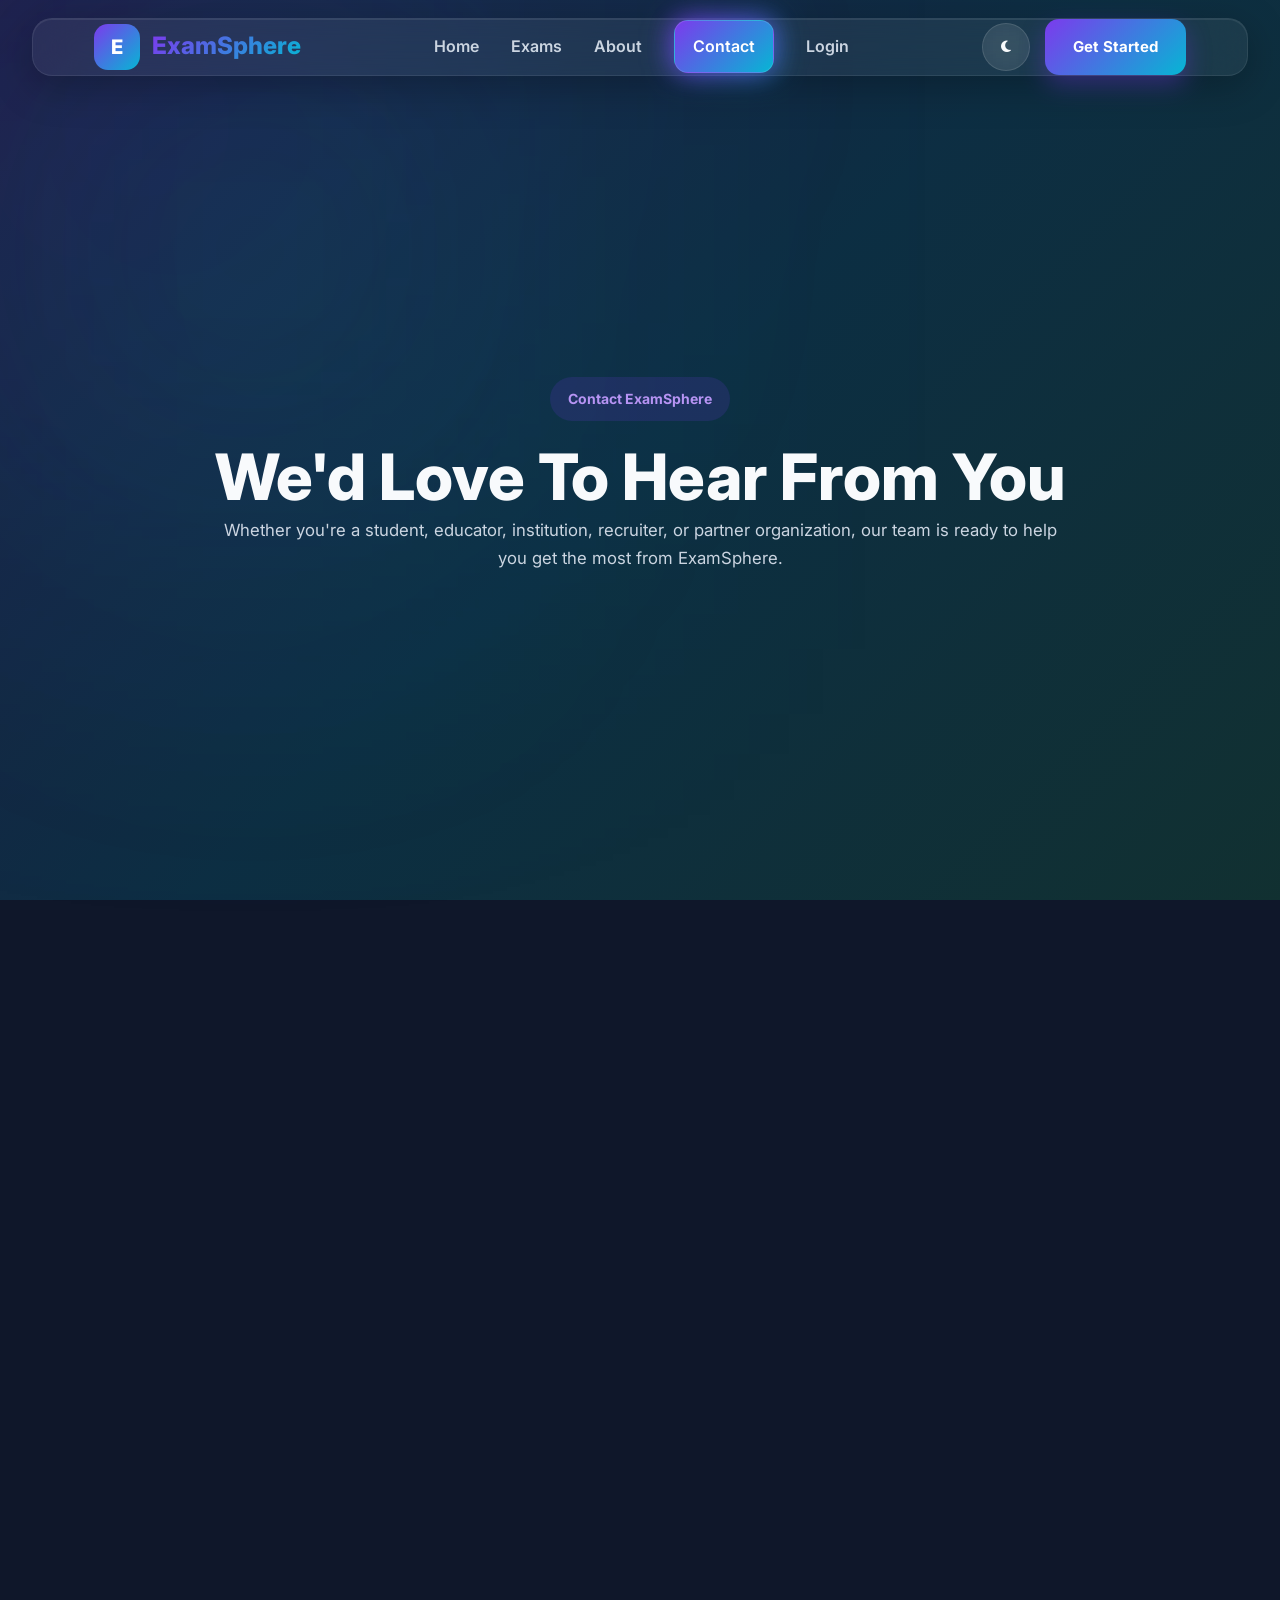
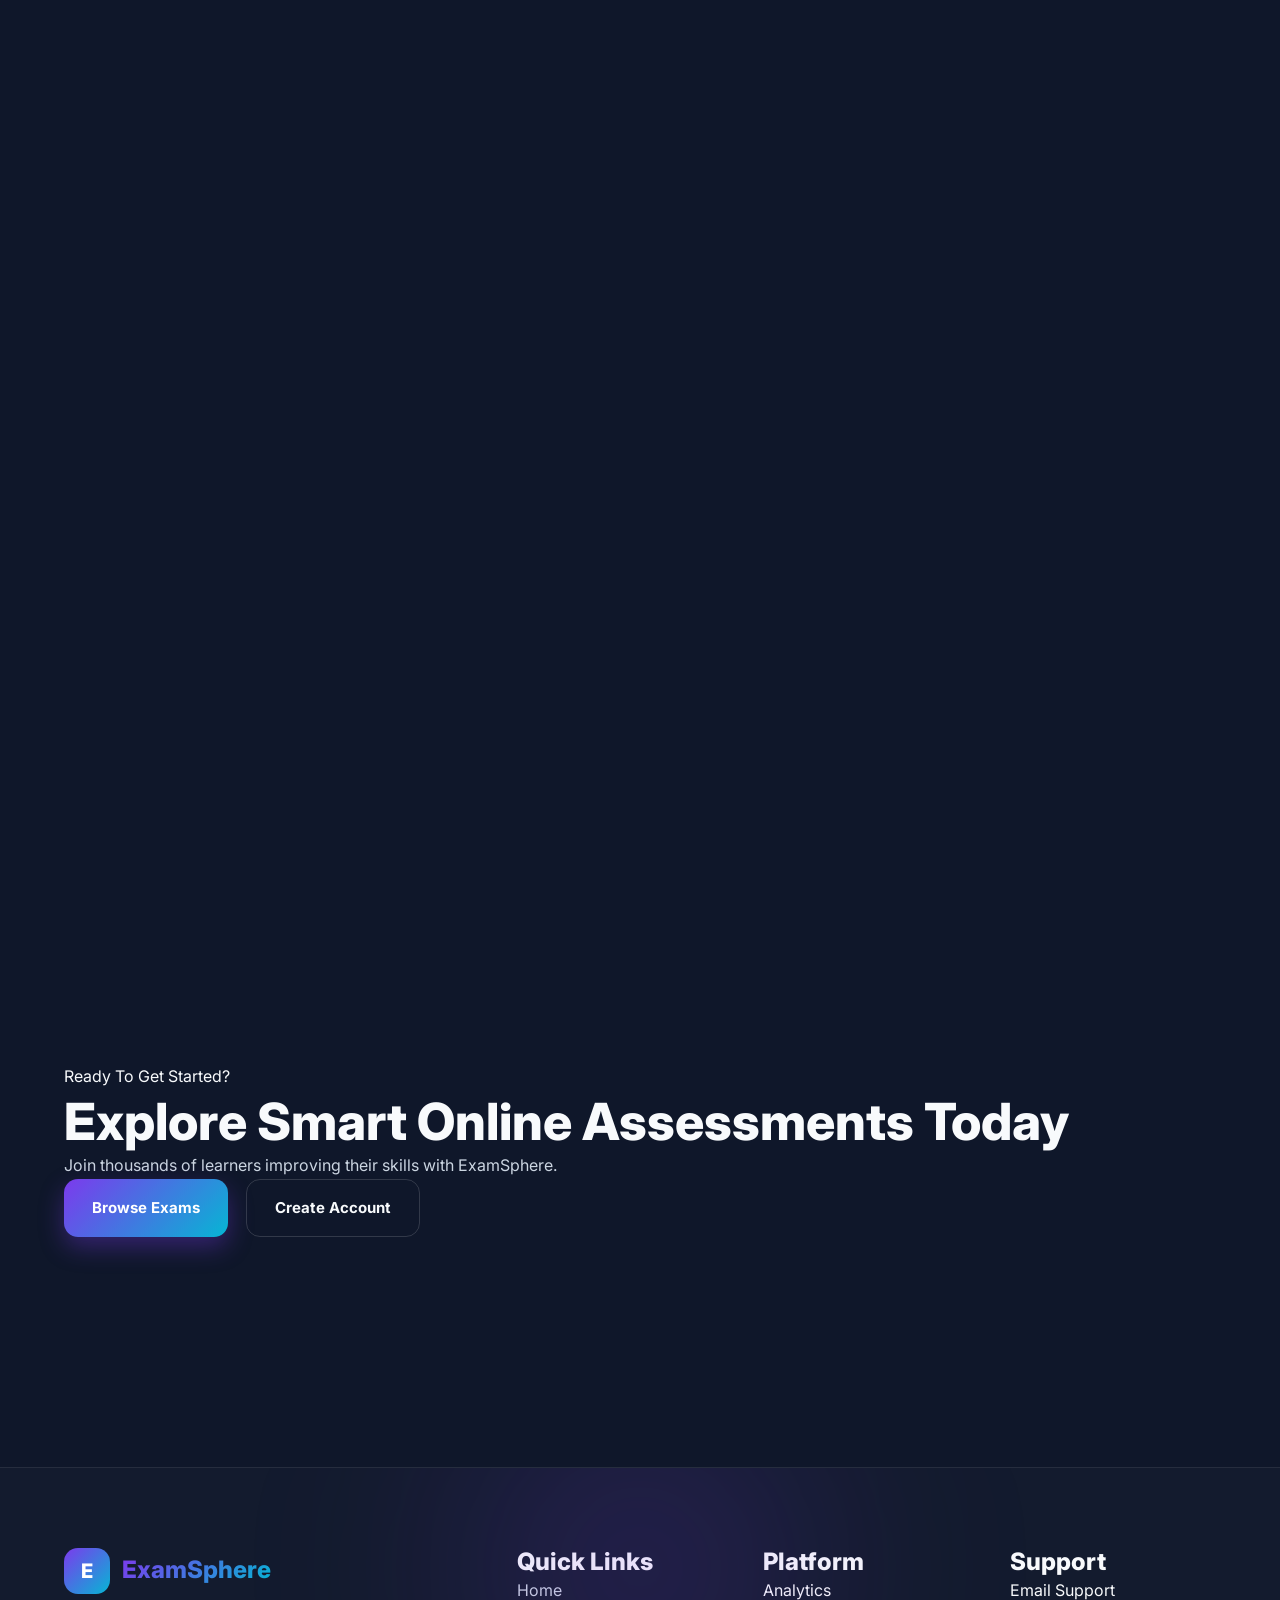
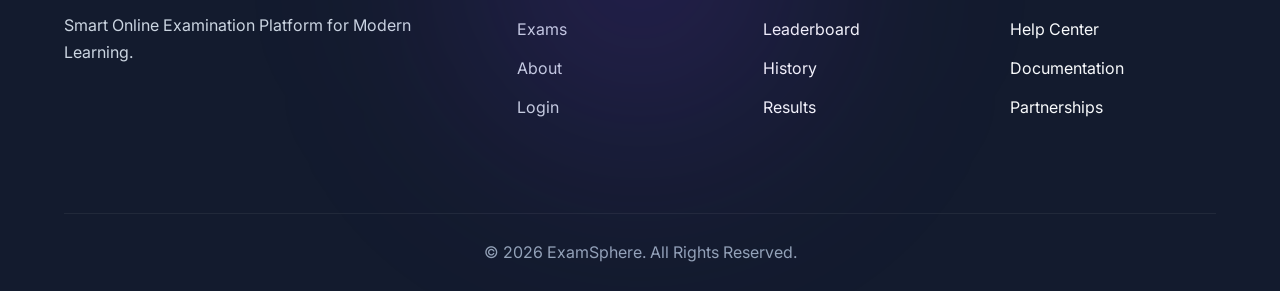
<file: contact.html>
<!DOCTYPE html>
<html lang="en">

<head>

    <meta charset="UTF-8">

    <meta name="viewport" content="width=device-width, initial-scale=1.0">

    <title>
        Contact Us | ExamSphere
    </title>

    <meta name="description"
        content="Get in touch with ExamSphere. Contact our team for support, partnerships, institutional onboarding, and platform inquiries.">

    <link rel="stylesheet" href="style.css">

    <link rel="stylesheet" href="https://cdnjs.cloudflare.com/ajax/libs/font-awesome/6.5.1/css/all.min.css">

</head>

<body>

    <!-- ===================================== -->
    <!-- LOADER -->
    <!-- ===================================== -->

    <div class="loader">
        <div class="loader-circle"></div>
    </div>

    <!-- ===================================== -->
    <!-- TOASTS -->
    <!-- ===================================== -->

    <div class="toast-container"></div>

    <!-- ===================================== -->
    <!-- NAVBAR -->
    <!-- ===================================== -->

    <nav class="navbar">

        <div class="nav-container">

            <a href="index.html" class="logo">

                <div class="logo-icon">
                    E
                </div>

                <h2>
                    ExamSphere
                </h2>

            </a>

            <div class="nav-links">

                <a href="index.html">
                    Home
                </a>

                <a href="exams.html">
                    Exams
                </a>

                <a href="about.html">
                    About
                </a>

                <a href="contact.html" class="nav-active">
                    Contact
                </a>

                <a href="login.html">
                    Login
                </a>

            </div>

            <div class="nav-actions">

                <button class="theme-toggle">

                    <i class="fas fa-moon"></i>

                </button>

                <a href="login.html" class="btn btn-primary">

                    Get Started

                </a>

            </div>

        </div>

    </nav>

    <!-- ===================================== -->
    <!-- HERO -->
    <!-- ===================================== -->

    <section class="hero">

        <div class="container">

            <div class="section-header reveal">

                <span>

                    Contact ExamSphere

                </span>

                <h1>

                    We'd Love To Hear From You

                </h1>

                <p>

                    Whether you're a student,
                    educator, institution, recruiter,
                    or partner organization, our team
                    is ready to help you get the most
                    from ExamSphere.

                </p>

            </div>

        </div>

    </section>

    <!-- ===================================== -->
    <!-- CONTACT SECTION -->
    <!-- ===================================== -->

    <section class="section">

        <div class="container">

            <div class="contact-grid">

                <!-- CONTACT INFO -->

                <div class="glass-card reveal">

                    <div class="section-header text-left">

                        <span>

                            Contact Information

                        </span>

                        <h2>

                            Let's Connect

                        </h2>

                    </div>

                    <div class="contact-info-list">

                        <div class="contact-item">

                            <div class="feature-icon">

                                <i class="fas fa-envelope"></i>

                            </div>

                            <div>

                                <h4>
                                    Email
                                </h4>

                                <p>
                                    support@examsphere.com
                                </p>

                            </div>

                        </div>

                        <div class="contact-item">

                            <div class="feature-icon">

                                <i class="fas fa-phone"></i>

                            </div>

                            <div>

                                <h4>
                                    Phone
                                </h4>

                                <p>
                                    +91 98765 43210
                                </p>

                            </div>

                        </div>

                        <div class="contact-item">

                            <div class="feature-icon">

                                <i class="fas fa-location-dot"></i>

                            </div>

                            <div>

                                <h4>
                                    Address
                                </h4>

                                <p>

                                    Innovation Tower,
                                    Technology Park,
                                    Bengaluru, India

                                </p>

                            </div>

                        </div>

                        <div class="contact-item">

                            <div class="feature-icon">

                                <i class="fas fa-clock"></i>

                            </div>

                            <div>

                                <h4>
                                    Working Hours
                                </h4>

                                <p>

                                    Monday - Saturday
                                    9:00 AM - 7:00 PM

                                </p>

                            </div>

                        </div>

                    </div>

                    <!-- SOCIAL -->

                    <div style="margin-top:30px;">

                        <h3 style="margin-bottom:15px;">

                            Follow Us

                        </h3>

                        <div class="footer-social">

                            <a href="#" class="social-icon">

                                <i class="fab fa-facebook-f"></i>

                            </a>

                            <a href="#" class="social-icon">

                                <i class="fab fa-instagram"></i>

                            </a>

                            <a href="#" class="social-icon">

                                <i class="fab fa-linkedin-in"></i>

                            </a>

                            <a href="#" class="social-icon">

                                <i class="fab fa-github"></i>

                            </a>

                        </div>

                    </div>

                </div>

                <!-- CONTACT FORM -->

                <div class="glass-card reveal">

                    <div class="section-header text-left">

                        <span>

                            Send A Message

                        </span>

                        <h2>

                            Contact Form

                        </h2>

                    </div>

                    <form id="contactForm">

                        <div class="form-group">

                            <label>

                                Full Name

                            </label>

                            <input type="text" class="form-control" placeholder="Enter your full name" required>

                        </div>

                        <div class="form-group">

                            <label>

                                Email Address

                            </label>

                            <input type="email" class="form-control" placeholder="Enter your email" required>

                        </div>

                        <div class="form-group">

                            <label>

                                Subject

                            </label>

                            <input type="text" class="form-control" placeholder="Subject" required>

                        </div>

                        <div class="form-group">

                            <label>

                                Message

                            </label>

                            <textarea rows="6" class="form-control" placeholder="Write your message..."
                                required></textarea>

                        </div>

                        <button type="submit" class="btn btn-primary">

                            <i class="fas fa-paper-plane"></i>

                            Send Message

                        </button>

                    </form>

                </div>

            </div>

        </div>

    </section>

    <!-- ===================================== -->
    <!-- FAQ -->
    <!-- ===================================== -->

    <section class="section">

        <div class="container">

            <div class="section-header reveal">

                <span>

                    Frequently Asked Questions

                </span>

                <h2>

                    Need Quick Answers?

                </h2>

            </div>

            <div class="features-grid">

                <div class="feature-card reveal">

                    <h3>

                        How do I start an exam?

                    </h3>

                    <p>

                        Browse the exams page,
                        choose an assessment,
                        and begin immediately.

                    </p>

                </div>

                <div class="feature-card reveal">

                    <h3>

                        Is my progress saved?

                    </h3>

                    <p>

                        Yes. Exam history and
                        performance data are
                        stored locally.

                    </p>

                </div>

                <div class="feature-card reveal">

                    <h3>

                        Are results instant?

                    </h3>

                    <p>

                        Yes. Results are generated
                        immediately after submission.

                    </p>

                </div>

            </div>

        </div>

    </section>

    <!-- ===================================== -->
    <!-- CTA -->
    <!-- ===================================== -->

    <section class="section">

        <div class="container">

            <div class="cta-card reveal">

                <div class="cta-content">

                    <span>

                        Ready To Get Started?

                    </span>

                    <h2>

                        Explore Smart Online
                        Assessments Today

                    </h2>

                    <p>

                        Join thousands of learners
                        improving their skills with
                        ExamSphere.

                    </p>

                    <div class="hero-buttons">

                        <a href="exams.html" class="btn btn-primary">

                            Browse Exams

                        </a>

                        <a href="login.html" class="btn btn-outline">

                            Create Account

                        </a>

                    </div>

                </div>

            </div>

        </div>

    </section>

    <!-- ===================================== -->
    <!-- FOOTER -->
    <!-- ===================================== -->

    <footer class="footer">

        <div class="container">

            <div class="footer-top">

                <div class="footer-grid">

                    <div>

                        <div class="footer-logo">

                            <a href="index.html" class="logo">

                                <div class="logo-icon">
                                    E
                                </div>

                                <h2>
                                    ExamSphere
                                </h2>

                            </a>

                        </div>

                        <p>

                            Smart Online Examination
                            Platform for Modern Learning.

                        </p>

                    </div>

                    <div>

                        <h3>
                            Quick Links
                        </h3>

                        <ul class="footer-links">

                            <li><a href="index.html">Home</a></li>
                            <li><a href="exams.html">Exams</a></li>
                            <li><a href="about.html">About</a></li>
                            <li><a href="login.html">Login</a></li>

                        </ul>

                    </div>

                    <div>

                        <h3>
                            Platform
                        </h3>

                        <ul class="footer-links">

                            <li>Analytics</li>
                            <li>Leaderboard</li>
                            <li>History</li>
                            <li>Results</li>

                        </ul>

                    </div>

                    <div>

                        <h3>
                            Support
                        </h3>

                        <ul class="footer-links">

                            <li>Email Support</li>
                            <li>Help Center</li>
                            <li>Documentation</li>
                            <li>Partnerships</li>

                        </ul>

                    </div>

                </div>

            </div>

            <div class="footer-bottom">

                ©
                <span id="currentYear"></span>

                ExamSphere.
                All Rights Reserved.

            </div>

        </div>

    </footer>

    <script src="script.js"></script>

    <script>

        document
            .getElementById("contactForm")
            ?.addEventListener(
                "submit",
                function (e) {

                    e.preventDefault();

                    if (
                        typeof showToast ===
                        "function"
                    ) {

                        showToast(
                            "Message sent successfully!",
                            "success"
                        );

                    }

                    this.reset();

                }
            );

    </script>

</body>

</html>
</file>
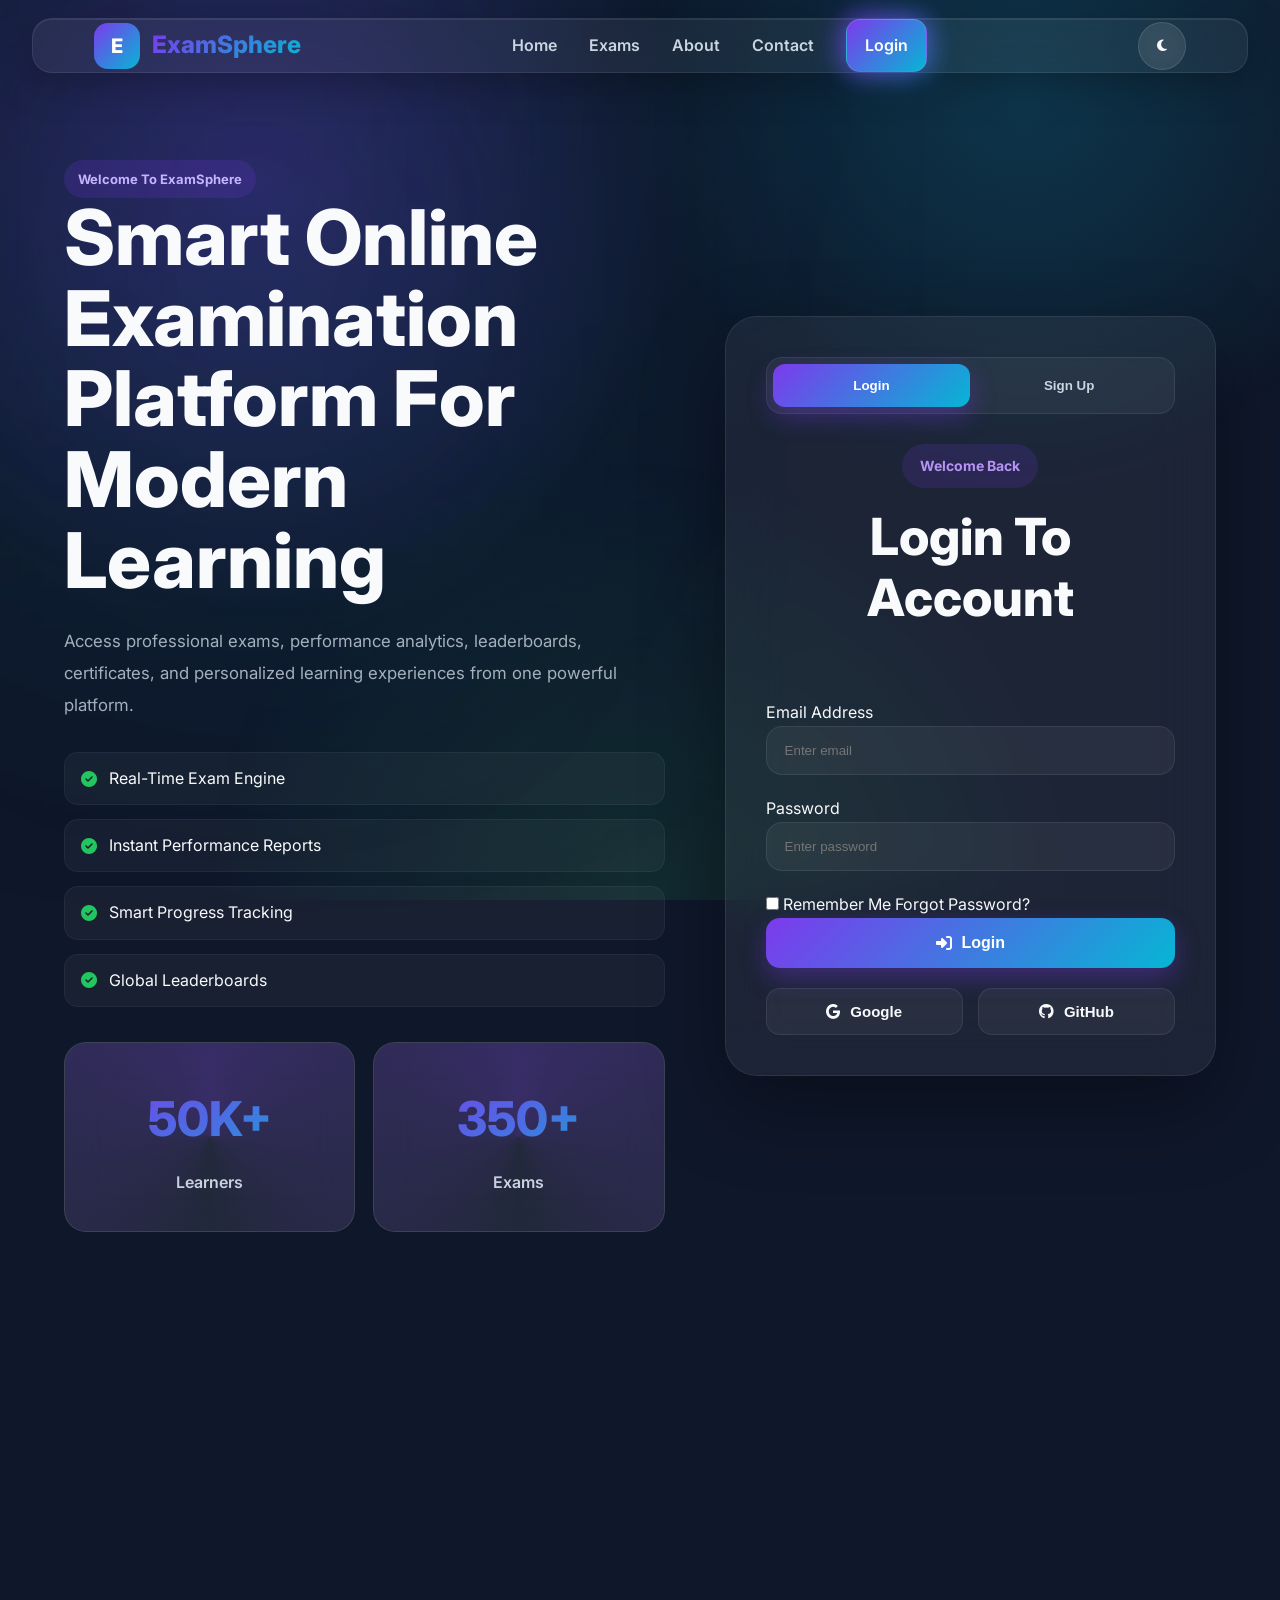
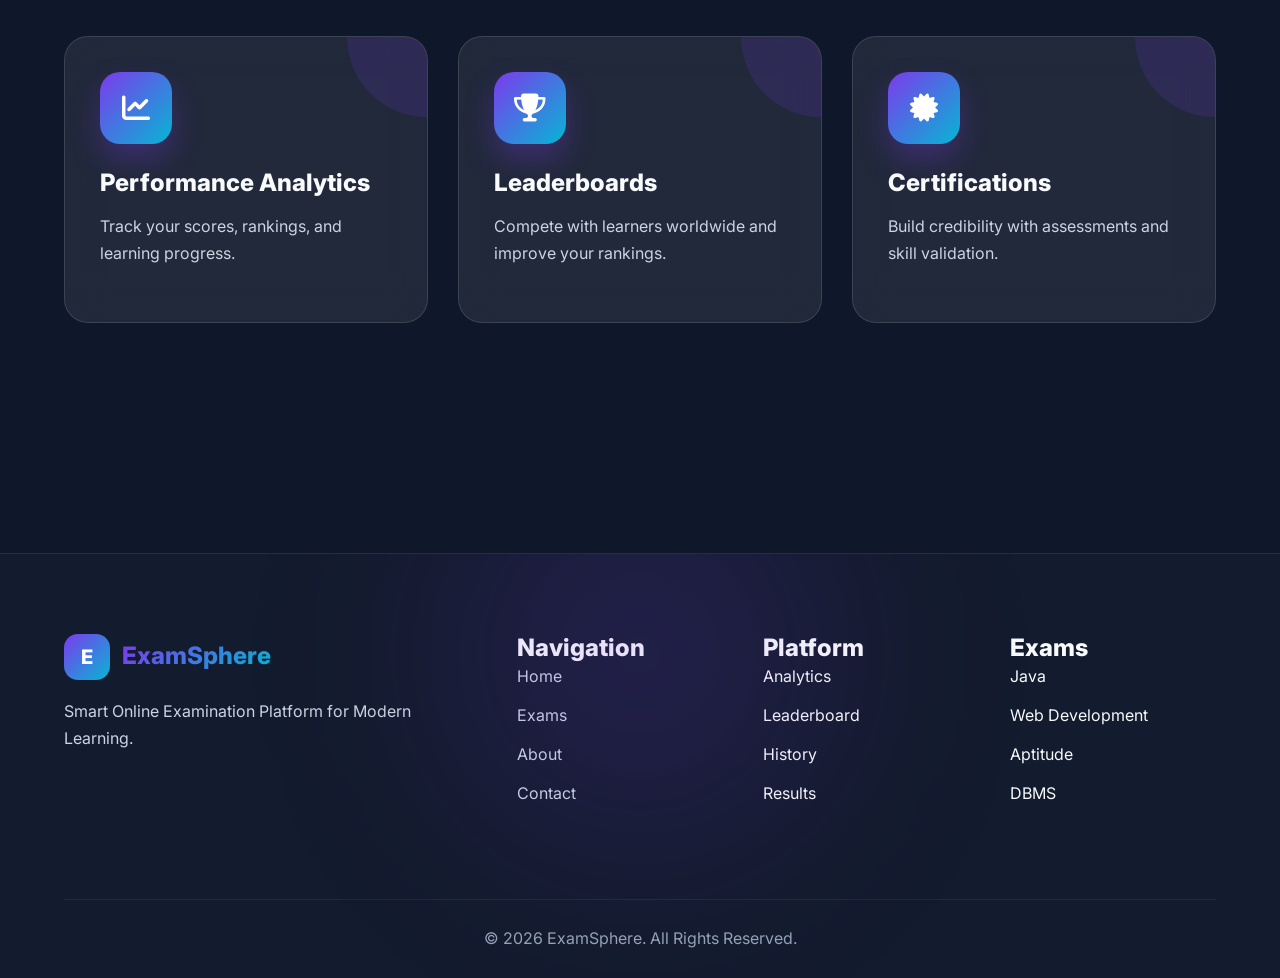
<file: login.html>
<!DOCTYPE html>
<html lang="en">

<head>

    <meta charset="UTF-8">

    <meta name="viewport" content="width=device-width, initial-scale=1.0">

    <title>
        Login | ExamSphere
    </title>

    <meta name="description"
        content="Login or create an account on ExamSphere. Access examinations, leaderboards, performance analytics, and learning dashboards.">

    <link rel="stylesheet" href="style.css">

    <link rel="stylesheet" href="https://cdnjs.cloudflare.com/ajax/libs/font-awesome/6.5.1/css/all.min.css">

</head>

<body>
    <div class="auth-bg"></div>

    <!-- ===================================== -->
    <!-- LOADER -->
    <!-- ===================================== -->

    <div class="loader">
        <div class="loader-circle"></div>
    </div>

    <!-- ===================================== -->
    <!-- TOAST CONTAINER -->
    <!-- ===================================== -->

    <div class="toast-container"></div>

    <!-- ===================================== -->
    <!-- NAVBAR -->
    <!-- ===================================== -->

    <nav class="navbar">

        <div class="nav-container">

            <a href="index.html" class="logo">

                <div class="logo-icon">
                    E
                </div>

                <h2>
                    ExamSphere
                </h2>

            </a>

            <div class="nav-links">

                <a href="index.html">
                    Home
                </a>

                <a href="exams.html">
                    Exams
                </a>

                <a href="about.html">
                    About
                </a>

                <a href="contact.html">
                    Contact
                </a>

                <a href="login.html" class="nav-active">
                    Login
                </a>

            </div>

            <div class="nav-actions">

                <button class="theme-toggle">

                    <i class="fas fa-moon"></i>

                </button>

            </div>

        </div>

    </nav>

    <!-- ===================================== -->
    <!-- AUTH SECTION -->
    <!-- ===================================== -->

    <section class="auth-section">

        <div class="container">

            <div class="auth-container">

                <!-- ===================================== -->
                <!-- LEFT CONTENT -->
                <!-- ===================================== -->

                <div class="auth-left reveal">

                    <span class="badge badge-primary">

                        Welcome To ExamSphere

                    </span>

                    <h1>

                        Smart Online Examination
                        Platform For Modern Learning

                    </h1>

                    <p>

                        Access professional exams,
                        performance analytics,
                        leaderboards, certificates,
                        and personalized learning
                        experiences from one powerful
                        platform.

                    </p>

                    <div class="auth-features">

                        <div class="auth-feature">

                            <i class="fas fa-circle-check"></i>

                            Real-Time Exam Engine

                        </div>

                        <div class="auth-feature">

                            <i class="fas fa-circle-check"></i>

                            Instant Performance Reports

                        </div>

                        <div class="auth-feature">

                            <i class="fas fa-circle-check"></i>

                            Smart Progress Tracking

                        </div>

                        <div class="auth-feature">

                            <i class="fas fa-circle-check"></i>

                            Global Leaderboards

                        </div>

                    </div>

                    <div class="auth-stats">

                        <div class="stat-card">

                            <div class="stat-number">

                                50K+

                            </div>

                            <div class="stat-label">

                                Learners

                            </div>

                        </div>

                        <div class="stat-card">

                            <div class="stat-number">

                                350+

                            </div>

                            <div class="stat-label">

                                Exams

                            </div>

                        </div>

                    </div>

                </div>

                <!-- ===================================== -->
                <!-- AUTH CARD -->
                <!-- ===================================== -->

                <div class="auth-card reveal">

                    <!-- TABS -->

                    <div class="auth-tabs">

                        <button id="loginTab" class="auth-tab active">

                            Login

                        </button>

                        <button id="signupTab" class="auth-tab">

                            Sign Up

                        </button>

                    </div>

                    <!-- ===================================== -->
                    <!-- LOGIN FORM -->
                    <!-- ===================================== -->

                    <form id="loginForm" class="auth-form">

                        <div class="section-header text-left">

                            <span>

                                Welcome Back

                            </span>

                            <h2>

                                Login To Account

                            </h2>

                        </div>

                        <div class="form-group">

                            <label>

                                Email Address

                            </label>

                            <input type="email" id="loginEmail" class="form-control" placeholder="Enter email" required>

                        </div>

                        <div class="form-group">

                            <label>

                                Password

                            </label>

                            <div class="password-wrapper">

                                <input type="password" id="loginPassword" class="form-control"
                                    placeholder="Enter password" required>

                            </div>

                        </div>

                        <div class="auth-options">

                            <label>

                                <input type="checkbox">

                                Remember Me

                            </label>

                            <a href="#">

                                Forgot Password?

                            </a>

                        </div>

                        <button type="submit" class="btn btn-primary auth-btn">

                            <i class="fas fa-right-to-bracket"></i>

                            Login

                        </button>

                        <div class="social-login">

                            <button type="button" class="btn btn-outline social-btn">

                                <i class="fab fa-google"></i>

                                Google

                            </button>

                            <button type="button" class="btn btn-outline social-btn">

                                <i class="fab fa-github"></i>

                                GitHub

                            </button>

                        </div>

                    </form>

                    <!-- ===================================== -->
                    <!-- SIGNUP FORM -->
                    <!-- ===================================== -->

                    <form id="signupForm" class="auth-form" style="display:none;">

                        <div class="section-header text-left">

                            <span>

                                Create Account

                            </span>

                            <h2>

                                Join ExamSphere

                            </h2>

                        </div>

                        <div class="form-group">

                            <label>

                                Full Name

                            </label>

                            <input type="text" id="signupName" class="form-control" placeholder="Enter full name"
                                required>

                        </div>

                        <div class="form-group">

                            <label>

                                Email Address

                            </label>

                            <input type="email" id="signupEmail" class="form-control" placeholder="Enter email"
                                required>

                        </div>

                        <div class="form-group">

                            <label>

                                Password

                            </label>

                            <input type="password" id="signupPassword" class="form-control"
                                placeholder="Create password" required>

                        </div>

                        <div class="form-group">

                            <label>

                                Confirm Password

                            </label>

                            <input type="password" id="confirmPassword" class="form-control"
                                placeholder="Confirm password" required>

                        </div>

                        <button type="submit" class="btn btn-success auth-btn">

                            <i class="fas fa-user-plus"></i>

                            Create Account

                        </button>

                    </form>

                </div>

            </div>

        </div>

    </section>

    <!-- ===================================== -->
    <!-- BENEFITS -->
    <!-- ===================================== -->

    <section class="section">

        <div class="container">

            <div class="section-header reveal">

                <span>

                    Why Join ExamSphere

                </span>

                <h2>

                    Premium Learning Experience

                </h2>

            </div>

            <div class="features-grid">

                <div class="feature-card reveal">

                    <div class="feature-icon">

                        <i class="fas fa-chart-line"></i>

                    </div>

                    <h3>

                        Performance Analytics

                    </h3>

                    <p>

                        Track your scores,
                        rankings, and learning
                        progress.

                    </p>

                </div>

                <div class="feature-card reveal">

                    <div class="feature-icon">

                        <i class="fas fa-trophy"></i>

                    </div>

                    <h3>

                        Leaderboards

                    </h3>

                    <p>

                        Compete with learners
                        worldwide and improve
                        your rankings.

                    </p>

                </div>

                <div class="feature-card reveal">

                    <div class="feature-icon">

                        <i class="fas fa-certificate"></i>

                    </div>

                    <h3>

                        Certifications

                    </h3>

                    <p>

                        Build credibility with
                        assessments and skill
                        validation.

                    </p>

                </div>

            </div>

        </div>

    </section>

    <!-- ===================================== -->
    <!-- FOOTER -->
    <!-- ===================================== -->

    <footer class="footer">

        <div class="container">

            <div class="footer-top">

                <div class="footer-grid">

                    <div>

                        <div class="footer-logo">

                            <a href="index.html" class="logo">

                                <div class="logo-icon">
                                    E
                                </div>

                                <h2>
                                    ExamSphere
                                </h2>

                            </a>

                        </div>

                        <p>

                            Smart Online Examination
                            Platform for Modern Learning.

                        </p>

                    </div>

                    <div>

                        <h3>

                            Navigation

                        </h3>

                        <ul class="footer-links">

                            <li>
                                <a href="index.html">Home</a>
                            </li>

                            <li>
                                <a href="exams.html">Exams</a>
                            </li>

                            <li>
                                <a href="about.html">About</a>
                            </li>

                            <li>
                                <a href="contact.html">Contact</a>
                            </li>

                        </ul>

                    </div>

                    <div>

                        <h3>

                            Platform

                        </h3>

                        <ul class="footer-links">

                            <li>Analytics</li>
                            <li>Leaderboard</li>
                            <li>History</li>
                            <li>Results</li>

                        </ul>

                    </div>

                    <div>

                        <h3>

                            Exams

                        </h3>

                        <ul class="footer-links">

                            <li>Java</li>
                            <li>Web Development</li>
                            <li>Aptitude</li>
                            <li>DBMS</li>

                        </ul>

                    </div>

                </div>

            </div>

            <div class="footer-bottom">

                ©
                <span id="currentYear"></span>

                ExamSphere.
                All Rights Reserved.

            </div>

        </div>

    </footer>

    <script src="script.js"></script>

    <script>

        const loginTab =
            document.getElementById(
                "loginTab"
            );

        const signupTab =
            document.getElementById(
                "signupTab"
            );

        const loginForm =
            document.getElementById(
                "loginForm"
            );

        const signupForm =
            document.getElementById(
                "signupForm"
            );

        loginTab.addEventListener(
            "click",
            () => {

                loginTab.classList.add(
                    "active"
                );

                signupTab.classList.remove(
                    "active"
                );

                loginForm.style.display =
                    "block";

                signupForm.style.display =
                    "none";

            }
        );

        signupTab.addEventListener(
            "click",
            () => {

                signupTab.classList.add(
                    "active"
                );

                loginTab.classList.remove(
                    "active"
                );

                signupForm.style.display =
                    "block";

                loginForm.style.display =
                    "none";

            }
        );

        signupForm.addEventListener(
            "submit",
            function (e) {

                e.preventDefault();

                const user = {

                    name:
                        document.getElementById(
                            "signupName"
                        ).value,

                    email:
                        document.getElementById(
                            "signupEmail"
                        ).value

                };

                localStorage.setItem(
                    "examSphereUser",
                    JSON.stringify(user)
                );
                localStorage.setItem(
                    "isLoggedIn",
                    "true"
                );

                if (
                    typeof showToast ===
                    "function"
                ) {

                    showToast(
                        "Account created successfully!",
                        "success"
                    );

                }

                setTimeout(() => {

                    window.location.href =
                        "index.html";

                }, 1200);

            }
        );

        loginForm.addEventListener(
            "submit",
            function (e) {

                e.preventDefault();

                const loginUser = {

                    name:
                        document.getElementById(
                            "loginEmail"
                        ).value.split("@")[0]

                };

                localStorage.setItem(
                    "examSphereUser",
                    JSON.stringify(loginUser)
                );

                localStorage.setItem(
                    "isLoggedIn",
                    "true"
                );

                if (
                    typeof showToast ===
                    "function"
                ) {

                    showToast(
                        "Login successful!",
                        "success"
                    );

                }

                setTimeout(() => {

                    window.location.href =
                        "index.html";

                }, 1000);

            }
        );

    </script>

</body>

</html>
</file>
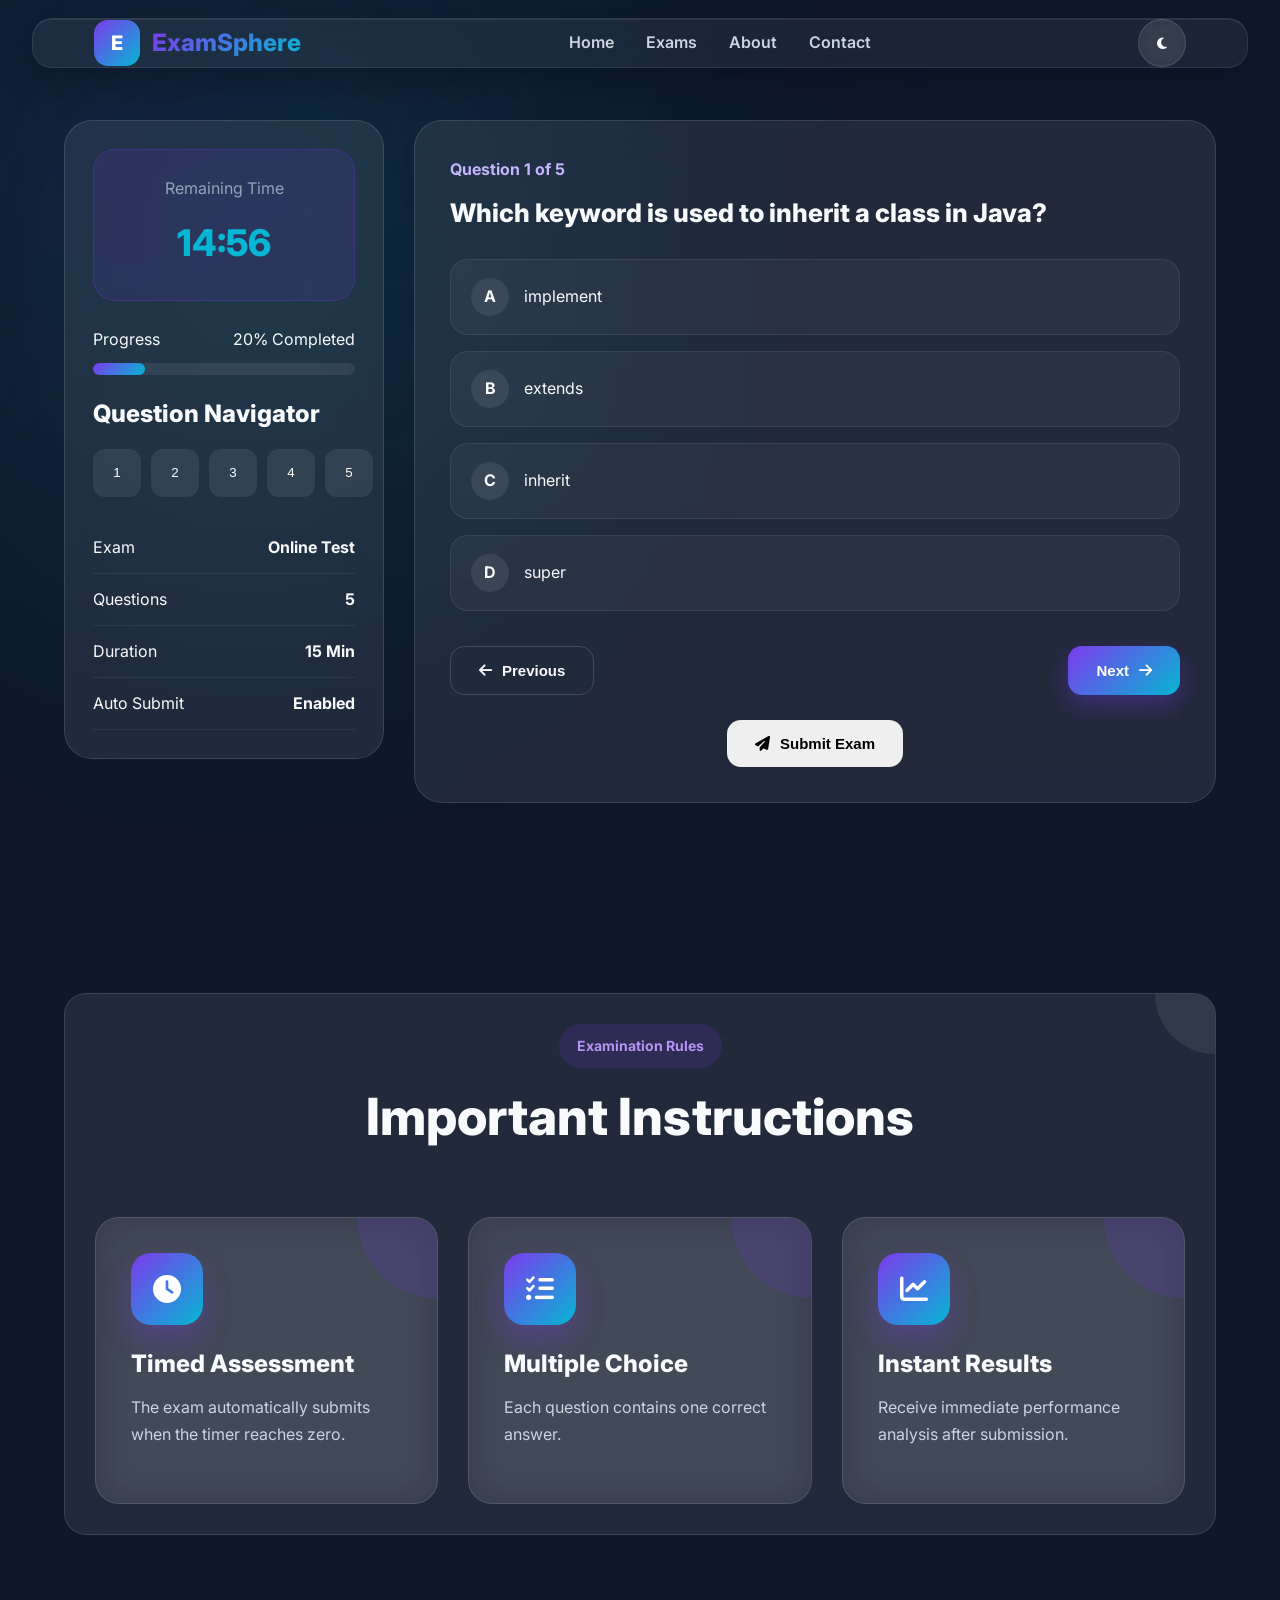
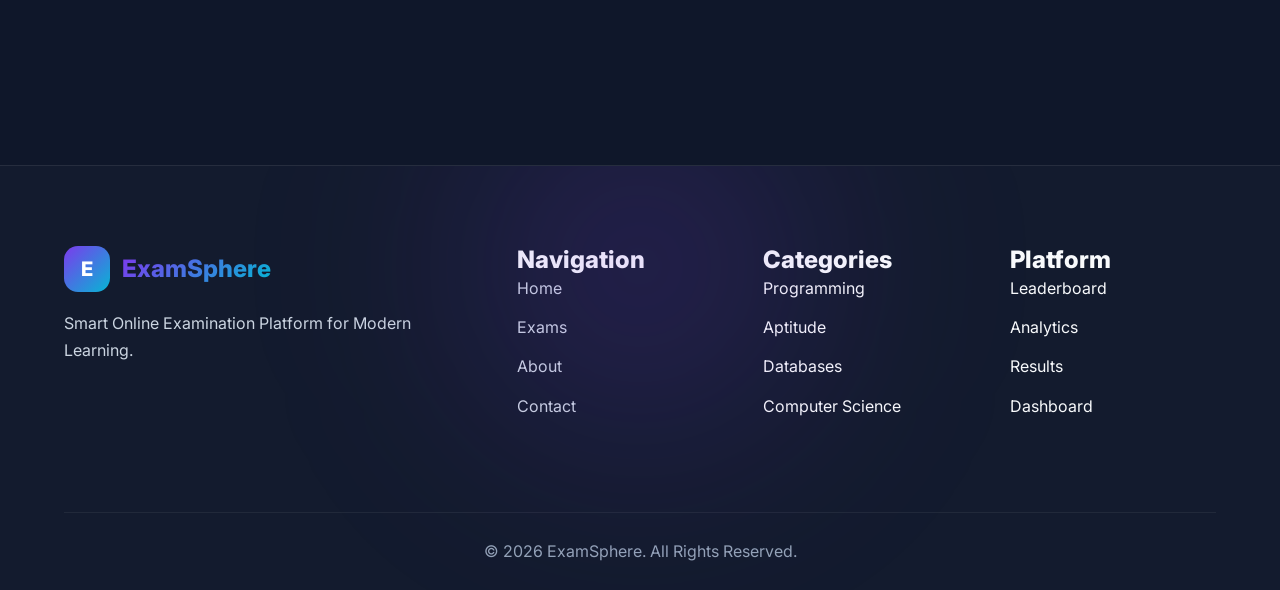
<file: quiz.html>
<!DOCTYPE html>
<html lang="en">

<head>

    <meta charset="UTF-8">
    <meta name="viewport" content="width=device-width, initial-scale=1.0">

    <title>ExamSphere | Online Examination</title>

    <meta name="description" content="Take professional online examinations with ExamSphere.">

    <link rel="stylesheet" href="style.css">

    <link rel="stylesheet" href="https://cdnjs.cloudflare.com/ajax/libs/font-awesome/6.5.1/css/all.min.css">

</head>

<body>

    <!-- ===================================== -->
    <!-- LOADER -->
    <!-- ===================================== -->

    <div class="loader">
        <div class="loader-circle"></div>
    </div>

    <!-- ===================================== -->
    <!-- NAVBAR -->
    <!-- ===================================== -->

    <nav class="navbar">

        <div class="nav-container">

            <a href="index.html" class="logo">

                <div class="logo-icon">
                    E
                </div>

                <h2>
                    ExamSphere
                </h2>

            </a>

            <div class="nav-links">

                <a href="index.html">
                    Home
                </a>

                <a href="exams.html">
                    Exams
                </a>

                <a href="about.html">
                    About
                </a>

                <a href="contact.html">
                    Contact
                </a>

            </div>

            <div class="nav-actions">

                <button class="theme-toggle">
                    <i class="fas fa-moon"></i>
                </button>

            </div>

        </div>

    </nav>

    <!-- ===================================== -->
    <!-- QUIZ SECTION -->
    <!-- ===================================== -->

    <section class="quiz-layout">

        <div class="container">

            <div id="quizApp" class="quiz-grid">

                <!-- ===================================== -->
                <!-- SIDEBAR -->
                <!-- ===================================== -->

                <aside class="quiz-sidebar">

                    <!-- TIMER -->

                    <div class="timer-card">

                        <div class="timer-label">

                            Remaining Time

                        </div>

                        <div id="timer" class="timer">

                            15:00

                        </div>

                    </div>

                    <!-- PROGRESS -->

                    <div class="progress-wrapper">

                        <div class="progress-header">

                            <span>
                                Progress
                            </span>

                            <span id="progressText">

                                0% Completed

                            </span>

                        </div>

                        <div class="progress-track">

                            <div id="progressBar" class="progress-fill">

                            </div>

                        </div>

                    </div>

                    <!-- QUESTION NAVIGATOR -->

                    <h3 style="margin-bottom:15px;">

                        Question Navigator

                    </h3>

                    <div id="questionPalette" class="question-palette">

                        <!-- Rendered by JS -->

                    </div>

                    <!-- QUIZ INFO -->

                    <div class="quiz-info">

                        <div class="quiz-info-item">

                            <span>
                                Exam
                            </span>

                            <strong>
                                Online Test
                            </strong>

                        </div>

                        <div class="quiz-info-item">

                            <span>
                                Questions
                            </span>

                            <strong>
                                5
                            </strong>

                        </div>

                        <div class="quiz-info-item">

                            <span>
                                Duration
                            </span>

                            <strong>
                                15 Min
                            </strong>

                        </div>

                        <div class="quiz-info-item">

                            <span>
                                Auto Submit
                            </span>

                            <strong>
                                Enabled
                            </strong>

                        </div>

                    </div>

                </aside>

                <!-- ===================================== -->
                <!-- MAIN QUIZ PANEL -->
                <!-- ===================================== -->

                <main class="quiz-main">

                    <!-- QUESTION HEADER -->

                    <div id="questionNumber" class="question-number">

                        Question 1 of 5

                    </div>

                    <!-- QUESTION -->

                    <h2 id="questionTitle" class="question-title">

                        Loading Question...

                    </h2>

                    <!-- OPTIONS -->

                    <div id="optionsContainer" class="options">

                        <!-- Rendered by JS -->

                    </div>

                    <!-- CONTROLS -->

                    <div class="quiz-controls">

                        <button id="prevBtn" class="btn btn-outline">

                            <i class="fas fa-arrow-left"></i>

                            Previous

                        </button>

                        <button id="nextBtn" class="btn btn-primary">

                            Next

                            <i class="fas fa-arrow-right"></i>

                        </button>

                    </div>

                    <!-- SUBMIT -->

                    <div style="margin-top:25px;text-align:center;">

                        <button id="submitQuiz" class="btn btn-success">

                            <i class="fas fa-paper-plane"></i>

                            Submit Exam

                        </button>

                    </div>

                </main>

            </div>

        </div>

    </section>

    <!-- ===================================== -->
    <!-- QUICK EXAM RULES -->
    <!-- ===================================== -->

    <section class="section">

        <div class="container">

            <div class="glass-card reveal">

                <div class="section-header">

                    <span>
                        Examination Rules
                    </span>

                    <h2>
                        Important Instructions
                    </h2>

                </div>

                <div class="features-grid">

                    <div class="feature-card">

                        <div class="feature-icon">

                            <i class="fas fa-clock"></i>

                        </div>

                        <h3>
                            Timed Assessment
                        </h3>

                        <p>

                            The exam automatically
                            submits when the timer
                            reaches zero.

                        </p>

                    </div>

                    <div class="feature-card">

                        <div class="feature-icon">

                            <i class="fas fa-list-check"></i>

                        </div>

                        <h3>
                            Multiple Choice
                        </h3>

                        <p>

                            Each question contains
                            one correct answer.

                        </p>

                    </div>

                    <div class="feature-card">

                        <div class="feature-icon">

                            <i class="fas fa-chart-line"></i>

                        </div>

                        <h3>
                            Instant Results
                        </h3>

                        <p>

                            Receive immediate
                            performance analysis
                            after submission.

                        </p>

                    </div>

                </div>

            </div>

        </div>

    </section>

    <!-- ===================================== -->
    <!-- FOOTER -->
    <!-- ===================================== -->

    <footer class="footer">

        <div class="container">

            <div class="footer-top">

                <div class="footer-grid">

                    <div>

                        <div class="footer-logo">

                            <a href="index.html" class="logo">

                                <div class="logo-icon">
                                    E
                                </div>

                                <h2>
                                    ExamSphere
                                </h2>

                            </a>

                        </div>

                        <p>

                            Smart Online Examination
                            Platform for Modern Learning.

                        </p>

                    </div>

                    <div>

                        <h3>
                            Navigation
                        </h3>

                        <ul class="footer-links">

                            <li>
                                <a href="index.html">
                                    Home
                                </a>
                            </li>

                            <li>
                                <a href="exams.html">
                                    Exams
                                </a>
                            </li>

                            <li>
                                <a href="about.html">
                                    About
                                </a>
                            </li>

                            <li>
                                <a href="contact.html">
                                    Contact
                                </a>
                            </li>

                        </ul>

                    </div>

                    <div>

                        <h3>
                            Categories
                        </h3>

                        <ul class="footer-links">

                            <li>
                                Programming
                            </li>

                            <li>
                                Aptitude
                            </li>

                            <li>
                                Databases
                            </li>

                            <li>
                                Computer Science
                            </li>

                        </ul>

                    </div>

                    <div>

                        <h3>
                            Platform
                        </h3>

                        <ul class="footer-links">

                            <li>
                                Leaderboard
                            </li>

                            <li>
                                Analytics
                            </li>

                            <li>
                                Results
                            </li>

                            <li>
                                Dashboard
                            </li>

                        </ul>

                    </div>

                </div>

            </div>

            <div class="footer-bottom">

                ©
                <span id="currentYear"></span>

                ExamSphere.
                All Rights Reserved.

            </div>

        </div>

    </footer>

    <!-- ===================================== -->
    <!-- SCRIPT -->
    <!-- ===================================== -->

    <script src="script.js"></script>

</body>

</html>
</file>
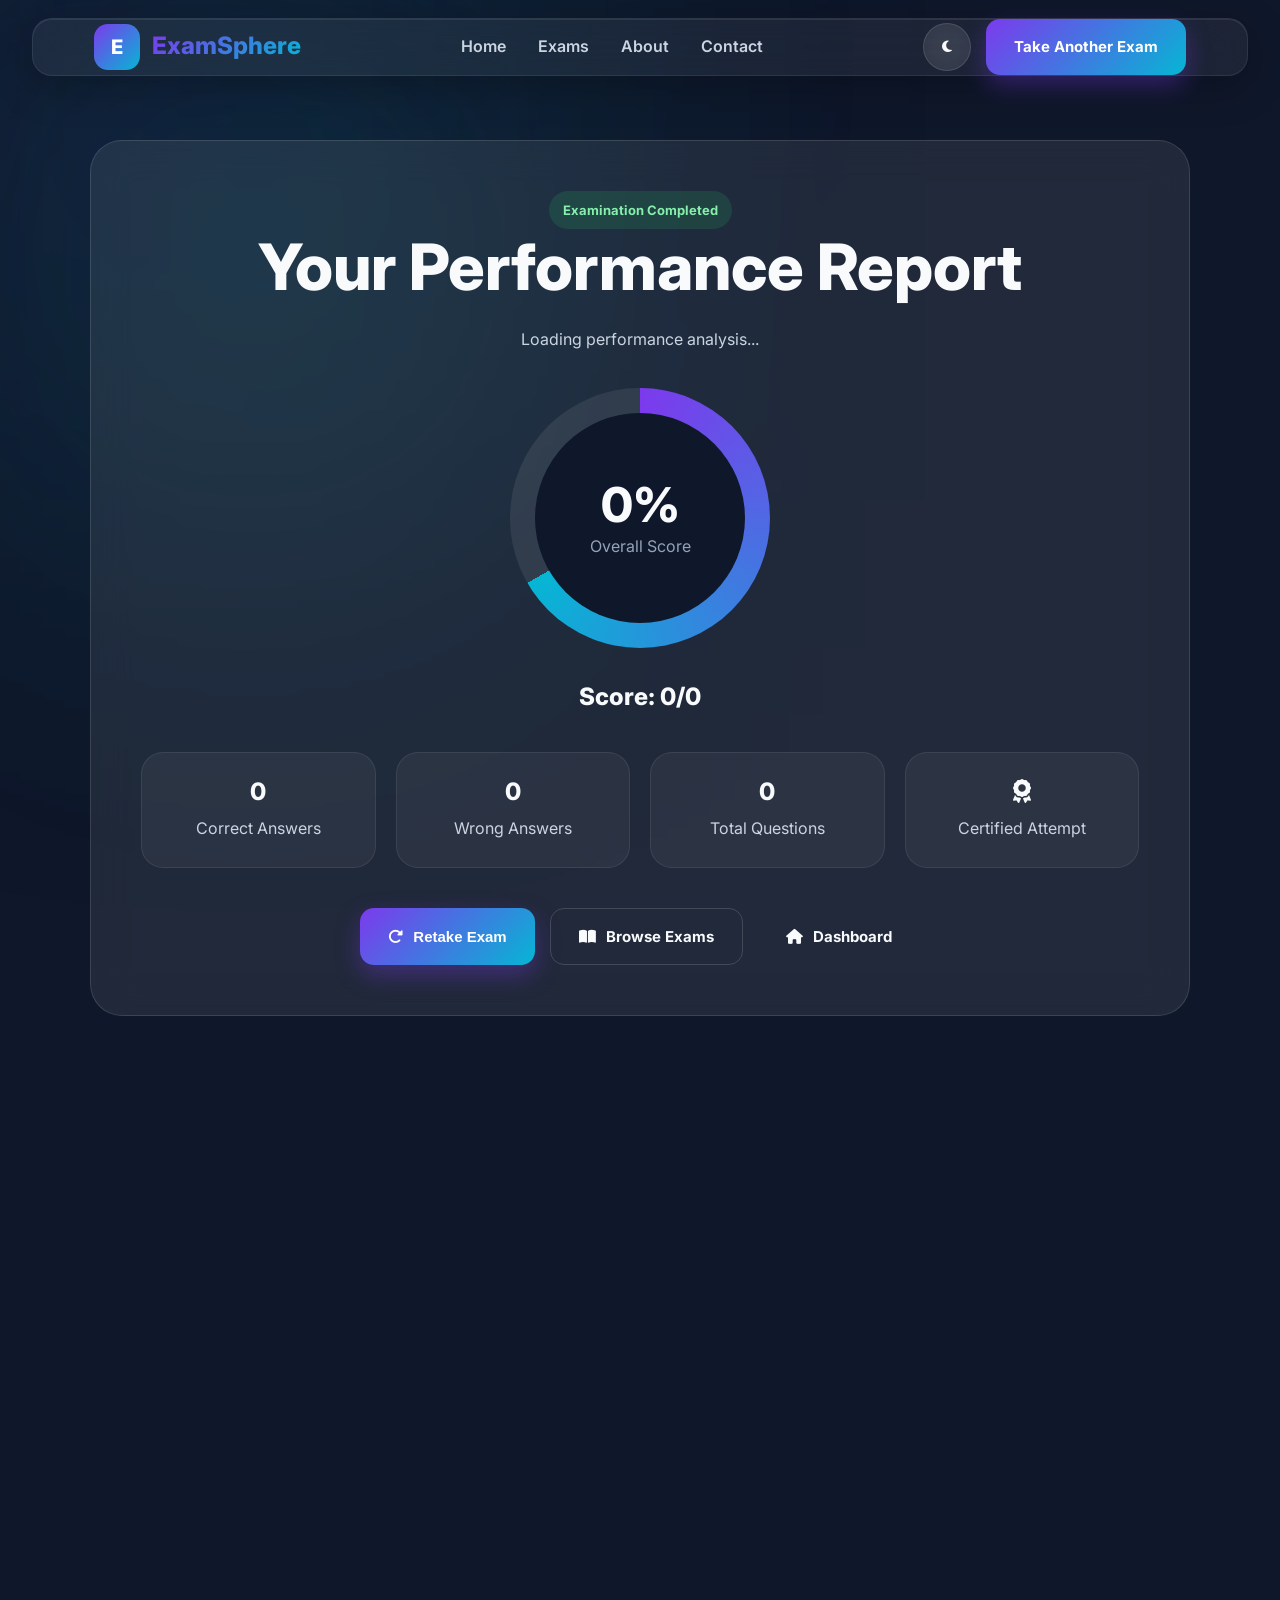
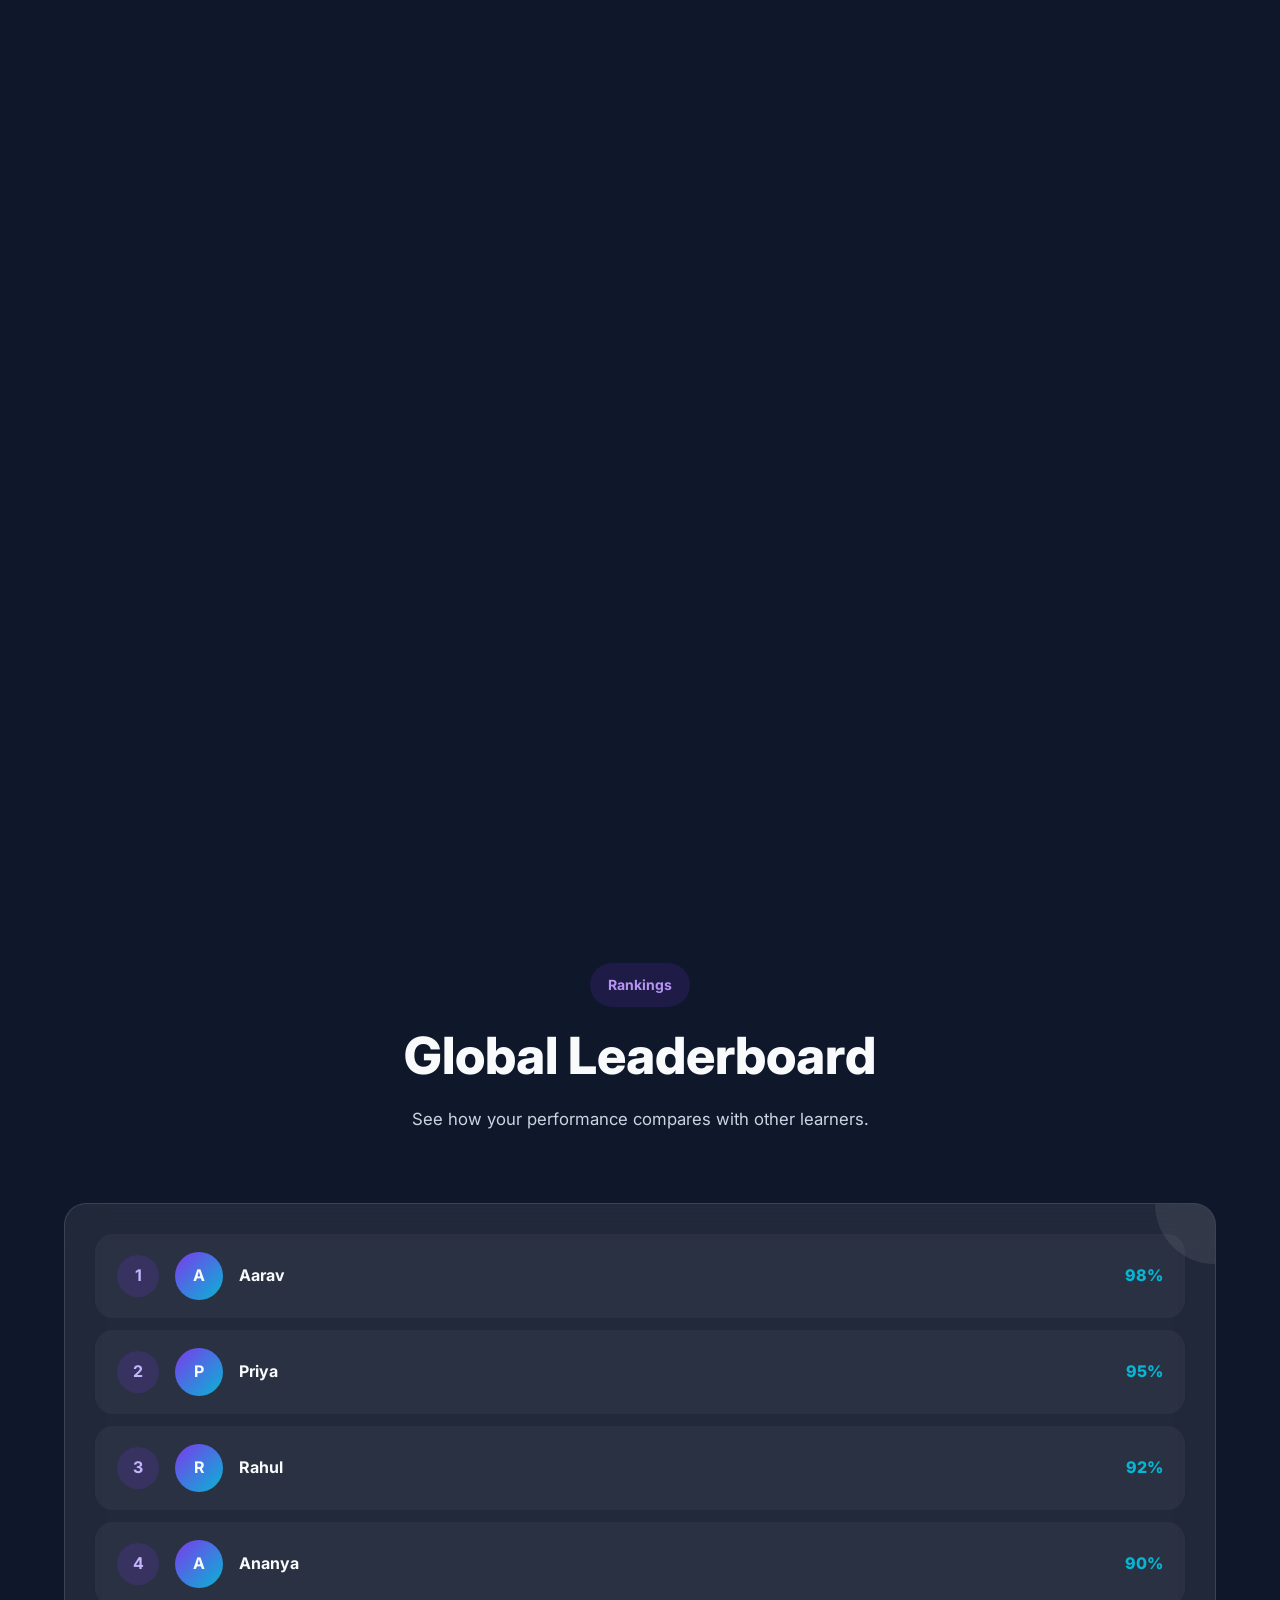
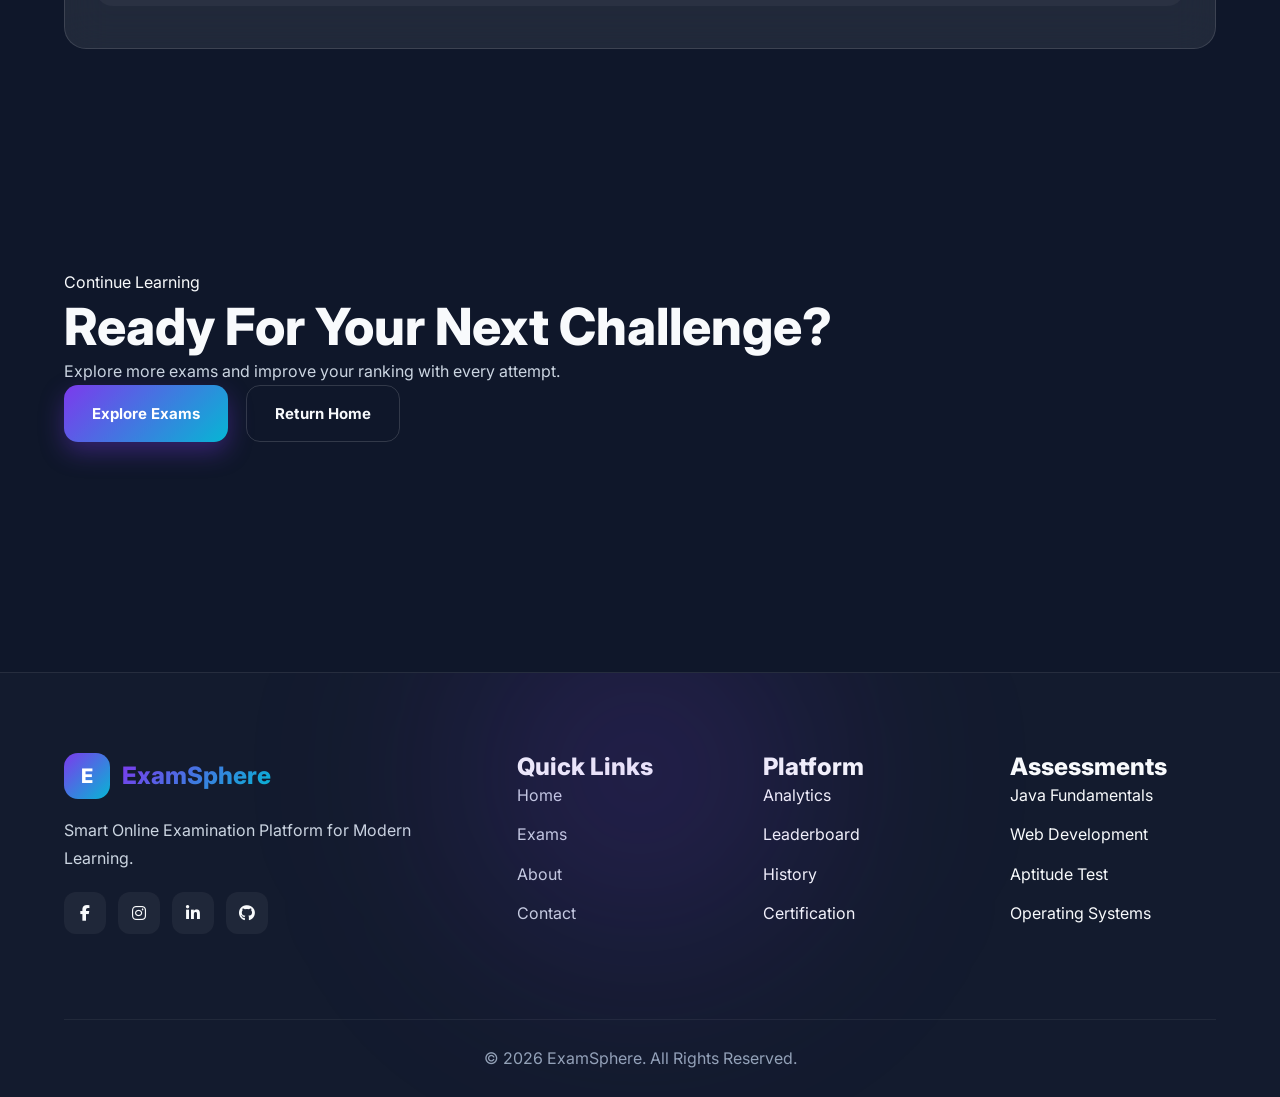
<file: results.html>
<!DOCTYPE html>
<html lang="en">

<head>

    <meta charset="UTF-8">

    <meta name="viewport" content="width=device-width, initial-scale=1.0">

    <title>
        ExamSphere | Exam Results
    </title>

    <meta name="description"
        content="View detailed exam results, performance analytics, score reports, and exam history on ExamSphere.">

    <link rel="stylesheet" href="style.css">

    <link rel="stylesheet" href="https://cdnjs.cloudflare.com/ajax/libs/font-awesome/6.5.1/css/all.min.css">

</head>

<body>

    <!-- ===================================== -->
    <!-- LOADER -->
    <!-- ===================================== -->

    <div class="loader">
        <div class="loader-circle"></div>
    </div>

    <!-- ===================================== -->
    <!-- NAVBAR -->
    <!-- ===================================== -->

    <nav class="navbar">

        <div class="nav-container">

            <a href="index.html" class="logo">

                <div class="logo-icon">
                    E
                </div>

                <h2>
                    ExamSphere
                </h2>

            </a>

            <div class="nav-links">

                <a href="index.html">
                    Home
                </a>

                <a href="exams.html">
                    Exams
                </a>

                <a href="about.html">
                    About
                </a>

                <a href="contact.html">
                    Contact
                </a>

            </div>

            <div class="nav-actions">

                <button class="theme-toggle">

                    <i class="fas fa-moon"></i>

                </button>

                <a href="exams.html" class="btn btn-primary">

                    Take Another Exam

                </a>

            </div>

        </div>

    </nav>

    <!-- ===================================== -->
    <!-- RESULTS SECTION -->
    <!-- ===================================== -->

    <section id="resultPage" class="results-section">

        <div class="container">

            <div class="results-container">

                <div class="result-card reveal">

                    <span class="badge badge-success">

                        Examination Completed

                    </span>

                    <h1 class="result-title">

                        Your Performance Report

                    </h1>

                    <p id="performanceMessage" class="result-message">

                        Loading performance analysis...

                    </p>

                    <!-- SCORE CIRCLE -->

                    <div class="score-circle">

                        <div class="score-content">

                            <h2 id="scorePercentage">

                                0%

                            </h2>

                            <span>

                                Overall Score

                            </span>

                        </div>

                    </div>

                    <!-- SCORE VALUE -->

                    <div style="margin-top:20px;">

                        <h3>

                            Score:
                            <span id="scoreValue">

                                0/0

                            </span>

                        </h3>

                    </div>

                    <!-- STATS -->

                    <div class="result-stats">

                        <div class="result-stat">

                            <h3 id="correctAnswers">

                                0

                            </h3>

                            <p>

                                Correct Answers

                            </p>

                        </div>

                        <div class="result-stat">

                            <h3 id="wrongAnswers">

                                0

                            </h3>

                            <p>

                                Wrong Answers

                            </p>

                        </div>

                        <div class="result-stat">

                            <h3 id="totalQuestions">

                                0

                            </h3>

                            <p>

                                Total Questions

                            </p>

                        </div>

                        <div class="result-stat">

                            <h3>

                                <i class="fas fa-award"></i>

                            </h3>

                            <p>

                                Certified Attempt

                            </p>

                        </div>

                    </div>

                    <!-- ACTION BUTTONS -->

                    <div style="margin-top:40px;display:flex;justify-content:center;gap:15px;flex-wrap:wrap;">

                        <button id="retakeExamBtn" class="btn btn-primary">

                            <i class="fas fa-rotate-right"></i>

                            Retake Exam

                        </button>

                        <a href="exams.html" class="btn btn-outline">

                            <i class="fas fa-book-open"></i>

                            Browse Exams

                        </a>

                        <a href="index.html" class="btn btn-success">

                            <i class="fas fa-house"></i>

                            Dashboard

                        </a>

                    </div>

                </div>

            </div>

        </div>

    </section>

    <!-- ===================================== -->
    <!-- PERFORMANCE INSIGHTS -->
    <!-- ===================================== -->

    <section class="section">

        <div class="container">

            <div class="section-header reveal">

                <span>

                    Performance Analytics

                </span>

                <h2>

                    Exam Insights

                </h2>

                <p>

                    Understand your strengths,
                    identify weak areas, and
                    track your improvement over time.

                </p>

            </div>

            <div class="features-grid">

                <div class="feature-card reveal">

                    <div class="feature-icon">

                        <i class="fas fa-chart-line"></i>

                    </div>

                    <h3>

                        Progress Tracking

                    </h3>

                    <p>

                        Compare performance
                        across multiple attempts
                        and monitor growth.

                    </p>

                </div>

                <div class="feature-card reveal">

                    <div class="feature-icon">

                        <i class="fas fa-bullseye"></i>

                    </div>

                    <h3>

                        Accuracy Analysis

                    </h3>

                    <p>

                        Review answer accuracy
                        and focus on important
                        concepts.

                    </p>

                </div>

                <div class="feature-card reveal">

                    <div class="feature-icon">

                        <i class="fas fa-medal"></i>

                    </div>

                    <h3>

                        Certification Ready

                    </h3>

                    <p>

                        Practice consistently
                        and prepare for
                        professional assessments.

                    </p>

                </div>

            </div>

        </div>

    </section>

    <!-- ===================================== -->
    <!-- EXAM HISTORY -->
    <!-- ===================================== -->

    <section class="section">

        <div class="container">

            <div class="section-header reveal">

                <span>

                    Historical Records

                </span>

                <h2>

                    Previous Attempts

                </h2>

                <p>

                    Your exam history is
                    automatically stored using
                    browser local storage.

                </p>

            </div>

            <div class="glass-card reveal">

                <div class="table-responsive">

                    <table class="history-table">

                        <thead>

                            <tr>

                                <th>

                                    Exam

                                </th>

                                <th>

                                    Score

                                </th>

                                <th>

                                    Percentage

                                </th>

                                <th>

                                    Date

                                </th>

                            </tr>

                        </thead>

                        <tbody id="historyTableBody">

                            <!-- Injected by JS -->

                        </tbody>

                    </table>

                </div>

            </div>

        </div>

    </section>

    <!-- ===================================== -->
    <!-- LEADERBOARD -->
    <!-- ===================================== -->

    <section class="section">

        <div class="container">

            <div class="section-header reveal">

                <span>

                    Rankings

                </span>

                <h2>

                    Global Leaderboard

                </h2>

                <p>

                    See how your performance
                    compares with other learners.

                </p>

            </div>

            <div class="glass-card reveal">

                <div id="leaderboardList">

                    <!-- Injected by JS -->

                </div>

            </div>

        </div>

    </section>

    <!-- ===================================== -->
    <!-- CTA -->
    <!-- ===================================== -->

    <section class="section">

        <div class="container">

            <div class="cta-card reveal">

                <div class="cta-content">

                    <span>

                        Continue Learning

                    </span>

                    <h2>

                        Ready For Your Next Challenge?

                    </h2>

                    <p>

                        Explore more exams and
                        improve your ranking with
                        every attempt.

                    </p>

                    <div class="hero-buttons">

                        <a href="exams.html" class="btn btn-primary">

                            Explore Exams

                        </a>

                        <a href="index.html" class="btn btn-outline">

                            Return Home

                        </a>

                    </div>

                </div>

            </div>

        </div>

    </section>

    <!-- ===================================== -->
    <!-- FOOTER -->
    <!-- ===================================== -->

    <footer class="footer">

        <div class="container">

            <div class="footer-top">

                <div class="footer-grid">

                    <div>

                        <div class="footer-logo">

                            <a href="index.html" class="logo">

                                <div class="logo-icon">

                                    E

                                </div>

                                <h2>

                                    ExamSphere

                                </h2>

                            </a>

                        </div>

                        <p>

                            Smart Online Examination
                            Platform for Modern Learning.

                        </p>

                        <div class="footer-social">

                            <a href="#" class="social-icon">

                                <i class="fab fa-facebook-f"></i>

                            </a>

                            <a href="#" class="social-icon">

                                <i class="fab fa-instagram"></i>

                            </a>

                            <a href="#" class="social-icon">

                                <i class="fab fa-linkedin-in"></i>

                            </a>

                            <a href="#" class="social-icon">

                                <i class="fab fa-github"></i>

                            </a>

                        </div>

                    </div>

                    <div>

                        <h3>

                            Quick Links

                        </h3>

                        <ul class="footer-links">

                            <li>
                                <a href="index.html">
                                    Home
                                </a>
                            </li>

                            <li>
                                <a href="exams.html">
                                    Exams
                                </a>
                            </li>

                            <li>
                                <a href="about.html">
                                    About
                                </a>
                            </li>

                            <li>
                                <a href="contact.html">
                                    Contact
                                </a>
                            </li>

                        </ul>

                    </div>

                    <div>

                        <h3>

                            Platform

                        </h3>

                        <ul class="footer-links">

                            <li>
                                Analytics
                            </li>

                            <li>
                                Leaderboard
                            </li>

                            <li>
                                History
                            </li>

                            <li>
                                Certification
                            </li>

                        </ul>

                    </div>

                    <div>

                        <h3>

                            Assessments

                        </h3>

                        <ul class="footer-links">

                            <li>
                                Java Fundamentals
                            </li>

                            <li>
                                Web Development
                            </li>

                            <li>
                                Aptitude Test
                            </li>

                            <li>
                                Operating Systems
                            </li>

                        </ul>

                    </div>

                </div>

            </div>

            <div class="footer-bottom">

                ©
                <span id="currentYear"></span>

                ExamSphere.
                All Rights Reserved.

            </div>

        </div>

    </footer>

    <!-- ===================================== -->
    <!-- SCRIPT -->
    <!-- ===================================== -->

    <script src="script.js"></script>

</body>

</html>
</file>
<file: style.css>
/* =========================================================
   ExamSphere - Premium EdTech SaaS Platform
   File: style.css
   Part 1 / Foundation Design System
   ========================================================= */

/* =========================
   GOOGLE FONTS
========================= */

@import url('https://fonts.googleapis.com/css2?family=Inter:wght@300;400;500;600;700;800;900&display=swap');

/* =========================
   ROOT VARIABLES
========================= */

:root {

    --bg-primary: #0f172a;
    --bg-secondary: #111827;
    --bg-tertiary: #1e293b;

    --card-bg: rgba(255, 255, 255, 0.08);
    --card-border: rgba(255, 255, 255, 0.12);

    --primary: #7c3aed;
    --primary-light: #8b5cf6;
    --primary-dark: #5b21b6;

    --secondary: #22c55e;
    --accent: #06b6d4;

    --success: #22c55e;
    --warning: #f59e0b;
    --danger: #ef4444;

    --text-primary: #f8fafc;
    --text-secondary: #cbd5e1;
    --text-muted: #94a3b8;

    --shadow-lg:
        0 10px 40px rgba(0, 0, 0, .35);

    --shadow-xl:
        0 20px 60px rgba(0, 0, 0, .45);

    --glass-blur: 20px;

    --radius-sm: 10px;
    --radius-md: 16px;
    --radius-lg: 22px;
    --radius-xl: 30px;

    --transition: all .35s ease;

    --gradient-primary:
        linear-gradient(135deg,
            #7c3aed,
            #06b6d4);

    --gradient-secondary:
        linear-gradient(135deg,
            #22c55e,
            #06b6d4);

    --gradient-hero:
        linear-gradient(135deg,
            rgba(124, 58, 237, .15),
            rgba(6, 182, 212, .15),
            rgba(34, 197, 94, .15));

}

/* =========================
   DARK MODE VARIABLES
========================= */

body.light-mode {

    --bg-primary: #f8fafc;
    --bg-secondary: #ffffff;
    --bg-tertiary: #f1f5f9;

    --card-bg: rgba(255, 255, 255, .85);
    --card-border: rgba(0, 0, 0, .08);

    --text-primary: #0f172a;
    --text-secondary: #334155;
    --text-muted: #64748b;
}

/* =========================
   RESET
========================= */

* {
    margin: 0;
    padding: 0;
    box-sizing: border-box;
}

html {
    scroll-behavior: smooth;
}

body {

    font-family: 'Inter', sans-serif;
    background: var(--bg-primary);
    color: var(--text-primary);

    overflow-x: hidden;
    line-height: 1.7;

    transition:
        background .4s ease,
        color .4s ease;

    min-height: 100vh;
}

/* =========================
   CUSTOM SCROLLBAR
========================= */

::-webkit-scrollbar {
    width: 10px;
}

::-webkit-scrollbar-track {
    background: #0b1220;
}

::-webkit-scrollbar-thumb {
    background: var(--primary);
    border-radius: 50px;
}

::-webkit-scrollbar-thumb:hover {
    background: var(--accent);
}

/* =========================
   BACKGROUND EFFECTS
========================= */

body::before {
    content: "";
    position: fixed;
    width: 500px;
    height: 500px;
    background: rgba(124, 58, 237, .18);
    filter: blur(180px);
    top: -150px;
    left: -150px;
    z-index: -2;
}

body::after {
    content: "";
    position: fixed;
    width: 500px;
    height: 500px;
    background: rgba(6, 182, 212, .15);
    filter: blur(180px);
    bottom: -200px;
    right: -200px;
    z-index: -2;
}

body::before {
    content: "";
    position: fixed;
    inset: 0;
    background:
        radial-gradient(circle at 10% 20%, rgba(124, 58, 237, .25), transparent 35%),
        radial-gradient(circle at 90% 10%, rgba(6, 182, 212, .18), transparent 30%),
        radial-gradient(circle at 50% 100%, rgba(34, 197, 94, .15), transparent 40%);
    pointer-events: none;
    z-index: -2;
}

body::after {
    content: "";
    position: fixed;
    inset: 0;
    backdrop-filter: blur(120px);
    z-index: -3;
}

/* =========================
   UTILITIES
========================= */

.container {

    width: 90%;
    max-width: 1400px;
    margin: auto;
}

.section {
    padding: 110px 0;
}

.text-center {
    text-align: center;
}

.grid {
    display: grid;
}

.flex {
    display: flex;
}

.hidden {
    display: none !important;
}

/* =========================
   TYPOGRAPHY
========================= */

h1,
h2,
h3,
h4,
h5,
h6 {

    color: var(--text-primary);
    line-height: 1.2;
    font-weight: 800;
}

h1 {
    font-size: clamp(2.8rem, 5vw, 5rem);
}

h2 {
    font-size: clamp(2rem, 4vw, 3.5rem);
}

h3 {
    font-size: 1.5rem;
}

p {
    color: var(--text-secondary);
}

a {
    text-decoration: none;
    color: inherit;
}

img {
    width: 100%;
    display: block;
}

/* =========================
   GLASSMORPHISM SYSTEM
========================= */

.glass {

    background: var(--card-bg);

    border: 1px solid var(--card-border);

    backdrop-filter:
        blur(var(--glass-blur));

    -webkit-backdrop-filter:
        blur(var(--glass-blur));

    box-shadow: var(--shadow-lg);
}

.glass-card {

    background: var(--card-bg);

    border: 1px solid var(--card-border);

    backdrop-filter: blur(var(--glass-blur));

    border-radius: var(--radius-lg);

    padding: 30px;

    transition: var(--transition);

    position: relative;

    overflow: hidden;
}

.glass-card:hover {

    transform: translateY(-8px);

    border-color:
        rgba(124, 58, 237, .5);

    box-shadow:
        0 25px 60px rgba(124, 58, 237, .18);
}

.glass-card::before {

    content: "";

    position: absolute;

    width: 120px;
    height: 120px;

    background:
        rgba(255, 255, 255, .08);

    border-radius: 50%;

    top: -60px;
    right: -60px;
}

/* =========================
   BUTTONS
========================= */

.btn {

    display: inline-flex;

    align-items: center;
    justify-content: center;

    gap: 10px;

    padding: 15px 28px;

    border: none;

    cursor: pointer;

    border-radius: 14px;

    font-weight: 700;

    transition: var(--transition);

    font-size: 15px;
}

.btn-primary {

    background: var(--gradient-primary);

    color: #fff;

    box-shadow:
        0 10px 25px rgba(124, 58, 237, .35);
}

.btn-primary:hover {

    transform:
        translateY(-4px);

    box-shadow:
        0 18px 35px rgba(124, 58, 237, .45);
}

.btn-secondary {

    background: var(--gradient-secondary);

    color: white;
}

.btn-primary {
    position: relative;
    overflow: hidden;
}

.btn-primary::before {
    content: "";
    position: absolute;
    inset: 0;

    background:
        linear-gradient(120deg,
            transparent,
            rgba(255, 255, 255, .3),
            transparent);

    transform: translateX(-120%);
}

.btn-primary:hover::before {
    transform: translateX(120%);
    transition: .8s;
}

.btn-outline {

    border: 1px solid rgba(255, 255, 255, .15);

    background: transparent;

    color: var(--text-primary);
}

.btn-outline:hover {

    background:
        rgba(255, 255, 255, .08);
}

/* =========================
   SECTION TITLES
========================= */

.section-header {

    text-align: center;

    max-width: 850px;

    margin: 0 auto 70px;
}

.section-header span {

    display: inline-block;

    padding: 10px 18px;

    border-radius: 999px;

    background:
        rgba(124, 58, 237, .15);

    color: #b794f4;

    font-size: 14px;

    font-weight: 700;

    margin-bottom: 18px;
}

.section-header h2 {

    margin-bottom: 18px;
}

.section-header p {

    font-size: 1.05rem;
}

/* =========================
   LOADER
========================= */

.loader {

    position: fixed;

    inset: 0;

    background: var(--bg-primary);

    display: flex;

    justify-content: center;
    align-items: center;

    z-index: 99999;

    transition: .6s ease;
}

.loader.hide {

    opacity: 0;
    visibility: hidden;
}

.loader-circle {

    width: 90px;
    height: 90px;

    border-radius: 50%;

    border: 6px solid rgba(255, 255, 255, .08);

    border-top:
        6px solid var(--primary);

    animation: spin 1s linear infinite;
}

/* =========================
   TOAST
========================= */

.toast-container {

    position: fixed;

    top: 90px;
    right: 25px;

    z-index: 9999;
}

.toast {

    min-width: 300px;

    padding: 18px 20px;

    border-radius: 16px;

    margin-bottom: 15px;

    color: white;

    font-weight: 600;

    backdrop-filter: blur(20px);

    animation:
        slideIn .4s ease;
}

.toast.success {
    background:
        rgba(34, 197, 94, .2);
    border: 1px solid rgba(34, 197, 94, .4);
}

.toast.error {
    background:
        rgba(239, 68, 68, .2);
    border: 1px solid rgba(239, 68, 68, .4);
}

.toast.info {
    background:
        rgba(6, 182, 212, .2);
    border: 1px solid rgba(6, 182, 212, .4);
}

/* =========================
   BADGES
========================= */

.badge {

    display: inline-flex;

    align-items: center;

    padding: 8px 14px;

    border-radius: 999px;

    font-size: 13px;

    font-weight: 700;
}

.badge-primary {
    background: rgba(124, 58, 237, .18);
    color: #c4b5fd;
}

.badge-success {
    background: rgba(34, 197, 94, .15);
    color: #86efac;
}

.badge-accent {
    background: rgba(6, 182, 212, .15);
    color: #67e8f9;
}

/* =========================
   ANIMATIONS
========================= */

@keyframes spin {
    to {
        transform: rotate(360deg);
    }
}

@keyframes floatY {

    0% {
        transform: translateY(0);
    }

    50% {
        transform: translateY(-15px);
    }

    100% {
        transform: translateY(0);
    }
}

@keyframes fadeUp {

    from {
        opacity: 0;
        transform:
            translateY(40px);
    }

    to {
        opacity: 1;
        transform:
            translateY(0);
    }
}

@keyframes slideIn {

    from {
        opacity: 0;
        transform:
            translateX(100px);
    }

    to {
        opacity: 1;
        transform:
            translateX(0);
    }
}

@keyframes pulseGlow {

    0% {
        box-shadow:
            0 0 0 rgba(124, 58, 237, .2);
    }

    50% {
        box-shadow:
            0 0 40px rgba(124, 58, 237, .5);
    }

    100% {
        box-shadow:
            0 0 0 rgba(124, 58, 237, .2);
    }
}

/* =========================================================
   END OF PART 1
   NEXT: NAVBAR + HERO + STATS + DASHBOARD WIDGETS
   ========================================================= */

/* =========================================================
   ExamSphere - Premium EdTech SaaS Platform
   File: style.css
   Part 2 / Navigation + Hero + Stats + Widgets
   ========================================================= */

/* =========================
   NAVBAR
========================= */

.navbar {
    position: fixed;
    top: 18px;
    left: 50%;
    transform: translateX(-50%);
    width: min(95%, 1400px);
    z-index: 1000;

    background: rgba(255, 255, 255, .06);
    backdrop-filter: blur(24px);
    border: 1px solid rgba(255, 255, 255, .08);

    border-radius: 20px;

    box-shadow:
        0 10px 40px rgba(0, 0, 0, .25),
        inset 0 1px 0 rgba(255, 255, 255, .08);
}

.navbar.scrolled {

    background: rgba(15, 23, 42, .85);

    backdrop-filter: blur(18px);

    border-bottom:
        1px solid rgba(255, 255, 255, .08);

    box-shadow:
        0 10px 30px rgba(0, 0, 0, .25);
}

.nav-container {

    width: 90%;
    max-width: 1400px;

    margin: auto;

    display: flex;
    align-items: center;
    justify-content: space-between;
}

.nav-container {
    display: flex;
    align-items: center;
    justify-content: space-between;
    gap: 20px;
    flex-wrap: wrap;
}

@media(max-width:768px) {

    .nav-links {
        width: 100%;
        justify-content: center;
        flex-wrap: wrap;
    }

    .nav-actions {
        width: 100%;
        justify-content: center;
    }
}

.gradient-text {
    background:
        linear-gradient(135deg,
            #7c3aed,
            #06b6d4,
            #22c55e);

    -webkit-background-clip: text;
    color: transparent;
}

.logo {

    display: flex;
    align-items: center;
    gap: 12px;
}

.logo-icon {

    width: 46px;
    height: 46px;

    border-radius: 14px;

    background: var(--gradient-primary);

    display: flex;
    justify-content: center;
    align-items: center;

    color: white;

    font-size: 20px;
    font-weight: 800;

    animation: floatY 4s infinite ease-in-out;
}

.logo h2 {

    font-size: 1.5rem;
    font-weight: 800;

    background: var(--gradient-primary);

    -webkit-background-clip: text;
    color: transparent;
}

.nav-links {

    display: flex;
    align-items: center;
    gap: 32px;
}

.nav-links a {

    color: var(--text-secondary);

    font-weight: 600;

    position: relative;

    transition: var(--transition);
}

.nav-active {

    background:
        linear-gradient(135deg,
            #7c3aed,
            #06b6d4);

    color: #fff !important;

    padding: 12px 18px;

    border-radius: 14px;

    box-shadow:
        0 0 25px rgba(124, 58, 237, .45);

    border:
        1px solid rgba(255, 255, 255, .12);
}

.nav-active::before {

    content: "";

    position: absolute;

    inset: -2px;

    border-radius: 14px;

    background:
        linear-gradient(135deg,
            rgba(124, 58, 237, .7),
            rgba(6, 182, 212, .7));

    z-index: -1;

    filter: blur(15px);
}

.nav-links a:hover {

    color: var(--text-primary);
}

.nav-links a::after {

    content: "";

    position: absolute;

    left: 0;
    bottom: -8px;

    width: 0;
    height: 2px;

    background: var(--gradient-primary);

    transition: .3s ease;
}

.nav-links a:hover::after {
    width: 100%;
}

.nav-actions {

    display: flex;
    align-items: center;
    gap: 15px;
}

.theme-toggle {

    width: 48px;
    height: 48px;

    border-radius: 50%;

    border: none;

    cursor: pointer;

    background: var(--card-bg);

    border: 1px solid var(--card-border);

    color: var(--text-primary);

    backdrop-filter: blur(15px);

    transition: var(--transition);
}

.theme-toggle:hover {

    transform: rotate(180deg);
}

.mobile-menu {

    display: none;

    width: 48px;
    height: 48px;

    border: none;

    border-radius: 12px;

    background: var(--card-bg);

    color: var(--text-primary);

    cursor: pointer;
}

/* =========================
   HERO SECTION
========================= */

.hero {

    position: relative;

    min-height: 100vh;

    display: flex;
    align-items: center;

    overflow: hidden;

    padding-top: 120px;
}

.hero::before {

    content: "";

    position: absolute;

    inset: 0;

    background:
        var(--gradient-hero);

    z-index: -1;
}

.hero-grid {

    display: grid;

    grid-template-columns:
        1.1fr .9fr;

    gap: 60px;

    align-items: center;
}

.hero-content h1 {

    margin-bottom: 24px;

    background:
        linear-gradient(to right,
            #ffffff,
            #c4b5fd,
            #67e8f9);

    -webkit-background-clip: text;
    color: transparent;
}

.hero-content p {

    font-size: 1.15rem;

    margin-bottom: 35px;

    max-width: 700px;
}

.hero-buttons {

    display: flex;
    gap: 18px;
    flex-wrap: wrap;
}

.hero-badge {

    display: inline-flex;

    align-items: center;
    gap: 10px;

    padding: 12px 18px;

    border-radius: 999px;

    margin-bottom: 24px;

    background:
        rgba(124, 58, 237, .15);

    border:
        1px solid rgba(124, 58, 237, .3);

    color: #c4b5fd;

    font-weight: 700;
}

/* =========================
   HERO DASHBOARD
========================= */

.hero-dashboard {

    position: relative;

    animation:
        floatY 6s infinite ease-in-out;
}

.dashboard-card {

    background: var(--card-bg);

    border: 1px solid var(--card-border);

    backdrop-filter: blur(20px);

    border-radius: 28px;

    padding: 28px;

    box-shadow: var(--shadow-xl);
}

.dashboard-top {

    display: flex;
    justify-content: space-between;
    align-items: center;

    margin-bottom: 25px;
}

.dashboard-user {

    display: flex;
    align-items: center;
    gap: 12px;
}

button:focus-visible,
a:focus-visible,
input:focus-visible,
textarea:focus-visible {

    outline: 3px solid #06b6d4;

    outline-offset: 4px;

}

.user-avatar {

    width: 52px;
    height: 52px;

    border-radius: 50%;

    background:
        var(--gradient-primary);

    display: flex;
    justify-content: center;
    align-items: center;

    font-weight: 800;
}

.status-pill {

    padding: 8px 14px;

    border-radius: 999px;

    background:
        rgba(34, 197, 94, .18);

    color: #86efac;

    font-size: 13px;

    font-weight: 700;
}

.widget-grid {

    display: grid;

    grid-template-columns:
        repeat(2, 1fr);

    gap: 18px;
}

.widget {

    padding: 22px;

    border-radius: 18px;

    background:
        rgba(255, 255, 255, .05);

    border:
        1px solid rgba(255, 255, 255, .08);

    transition: var(--transition);
}

.widget:hover {

    transform: translateY(-6px);
}

.widget h4 {

    font-size: 14px;

    color: var(--text-muted);

    margin-bottom: 10px;
}

.widget h3 {

    font-size: 1.8rem;
}

.widget.success {
    border-color:
        rgba(34, 197, 94, .25);
}

.widget.primary {
    border-color:
        rgba(124, 58, 237, .25);
}

.widget.accent {
    border-color:
        rgba(6, 182, 212, .25);
}

/* =========================
   FLOATING CARDS
========================= */

.floating-card {

    position: absolute;

    padding: 16px 18px;

    border-radius: 18px;

    background:
        rgba(255, 255, 255, .08);

    border:
        1px solid rgba(255, 255, 255, .12);

    backdrop-filter: blur(20px);

    display: flex;
    align-items: center;
    gap: 12px;

    box-shadow:
        0 15px 35px rgba(0, 0, 0, .2);
}

.floating-card i {

    width: 42px;
    height: 42px;

    border-radius: 12px;

    display: flex;
    justify-content: center;
    align-items: center;

    background:
        var(--gradient-primary);

    color: white;
}

.float-card-1 {

    top: -25px;
    right: -40px;

    animation:
        floatY 5s infinite ease-in-out;
}

.float-card-2 {

    bottom: -20px;
    left: -50px;

    animation:
        floatY 7s infinite ease-in-out;
}

/* =========================
   STATS SECTION
========================= */

.stats {

    padding: 80px 0;
}

.stats-grid {

    display: grid;

    grid-template-columns:
        repeat(4, 1fr);

    gap: 25px;
}

.stat-card {

    text-align: center;

    padding: 35px 25px;

    border-radius: 22px;

    background: var(--card-bg);

    border:
        1px solid var(--card-border);

    backdrop-filter: blur(20px);

    transition: var(--transition);
}

.stat-card:hover {

    transform:
        translateY(-10px);

    border-color:
        rgba(124, 58, 237, .4);
}

.stat-card {
    position: relative;
    overflow: hidden;
}

.stat-card::before {
    content: "";
    position: absolute;
    inset: -100%;

    background:
        conic-gradient(from 180deg,
            transparent,
            rgba(124, 58, 237, .25),
            transparent);

    animation: rotateGlow 8s linear infinite;
}

@keyframes rotateGlow {
    to {
        transform: rotate(360deg);
    }
}

.stat-number {

    font-size: 3rem;

    font-weight: 800;

    margin-bottom: 10px;

    background: var(--gradient-primary);

    -webkit-background-clip: text;

    color: transparent;
}

.stat-label {

    color: var(--text-secondary);

    font-weight: 600;
}

/* =========================
   FEATURES SECTION
========================= */

.features-grid {

    display: grid;

    grid-template-columns:
        repeat(3, 1fr);

    gap: 30px;
}

.feature-card {

    position: relative;

    overflow: hidden;

    padding: 35px;

    border-radius: 24px;

    background: var(--card-bg);

    border:
        1px solid var(--card-border);

    backdrop-filter: blur(20px);

    transition: var(--transition);
}

.feature-card:hover {

    transform:
        translateY(-10px);
}

.feature-card::before {

    content: "";

    position: absolute;

    top: -80px;
    right: -80px;

    width: 160px;
    height: 160px;

    border-radius: 50%;

    background:
        rgba(124, 58, 237, .15);
}

.feature-icon {

    width: 72px;
    height: 72px;

    border-radius: 20px;

    background:
        var(--gradient-primary);

    display: flex;
    justify-content: center;
    align-items: center;

    font-size: 28px;

    color: white;

    margin-bottom: 25px;

    box-shadow:
        0 15px 30px rgba(124, 58, 237, .3);
}

.feature-card h3 {

    margin-bottom: 15px;
}

.feature-card p {

    margin-bottom: 20px;
}

/* =========================
   WHY CHOOSE US
========================= */

.why-grid {

    display: grid;

    grid-template-columns:
        repeat(2, 1fr);

    gap: 50px;

    align-items: center;
}

.why-content ul {

    list-style: none;

    margin-top: 25px;
}

.why-content li {

    display: flex;
    align-items: center;

    gap: 14px;

    margin-bottom: 18px;

    color: var(--text-secondary);

    font-weight: 500;
}

.why-content li i {

    width: 36px;
    height: 36px;

    border-radius: 50%;

    display: flex;
    justify-content: center;
    align-items: center;

    background:
        rgba(34, 197, 94, .18);

    color: #86efac;
}

.why-image {

    position: relative;
}

.why-image img {

    border-radius: 30px;

    border:
        1px solid rgba(255, 255, 255, .08);
}

.why-badge {

    position: absolute;

    bottom: 25px;
    left: 25px;

    background:
        rgba(15, 23, 42, .85);

    backdrop-filter: blur(20px);

    border-radius: 18px;

    padding: 18px 20px;

    border:
        1px solid rgba(255, 255, 255, .1);
}

/* =========================================================
   END OF PART 2
   NEXT:
   EXAM CARDS
   TESTIMONIALS
   LEADERBOARD
   CONTACT
   FORMS
   QUIZ UI
   RESULTS UI
   FOOTER
   RESPONSIVE
   =========================================================
*/

/* =========================================================
   ExamSphere - Premium EdTech SaaS Platform
   File: style.css
   Part 3 / Exams + Testimonials + Leaderboard + Forms
   ========================================================= */

/* =========================
   EXAMS SECTION
========================= */

.exams-grid {

    display: grid;

    grid-template-columns:
        repeat(3, 1fr);

    gap: 30px;
}

.exam-card {

    position: relative;

    overflow: hidden;

    border-radius: 28px;

    background: var(--card-bg);

    border: 1px solid var(--card-border);

    backdrop-filter: blur(20px);

    transition: var(--transition);
}

.exam-card:hover {

    transform:
        translateY(-12px);

    box-shadow:
        0 25px 60px rgba(124, 58, 237, .22);
}

.exam-card {

    display: flex;

    flex-direction: column;

    height: 100%;

}

.exam-card-body {

    display: flex;

    flex-direction: column;

    flex: 1;

}

.exam-card .btn {

    margin-top: auto;

}

.exam-banner {

    position: relative;

    height: 220px;

    overflow: hidden;
}

.exam-banner img {

    width: 100%;
    height: 100%;

    object-fit: cover;

    transition: .6s ease;
}

.exam-card:hover img {

    transform: scale(1.08);
}

.exam-overlay {

    position: absolute;

    inset: 0;

    background:
        linear-gradient(to top,
            rgba(15, 23, 42, .95),
            transparent);
}

.exam-content {

    padding: 28px;
}

.exam-header {

    display: flex;
    justify-content: space-between;
    align-items: center;

    margin-bottom: 18px;
}

.exam-title {

    font-size: 1.3rem;
    font-weight: 700;
}

.exam-meta {

    display: grid;

    grid-template-columns:
        repeat(2, 1fr);

    gap: 14px;

    margin: 25px 0;
}

.exam-meta div {

    background:
        rgba(255, 255, 255, .04);

    padding: 12px;

    border-radius: 14px;

    text-align: center;
}

.exam-meta h5 {

    color: var(--text-muted);

    font-size: 12px;

    margin-bottom: 5px;
}

.exam-meta span {

    font-weight: 700;
}

.exam-footer {

    display: flex;
    justify-content: space-between;
    align-items: center;

    margin-top: 25px;
}

.difficulty {

    padding: 8px 14px;

    border-radius: 999px;

    font-size: 13px;
    font-weight: 700;
}

.easy {
    background: rgba(34, 197, 94, .18);
    color: #86efac;
}

.medium {
    background: rgba(245, 158, 11, .18);
    color: #fcd34d;
}

.hard {
    background: rgba(239, 68, 68, .18);
    color: #fca5a5;
}

/* =========================
   CATEGORY PILLS
========================= */

.category-wrapper {

    display: flex;

    justify-content: center;

    flex-wrap: wrap;

    gap: 14px;

    margin-bottom: 55px;
}

.category-pill {

    padding: 12px 22px;

    border-radius: 999px;

    cursor: pointer;

    font-weight: 600;

    transition: var(--transition);

    border: 1px solid rgba(255, 255, 255, .08);

    background:
        rgba(255, 255, 255, .04);
}

.category-pill:hover,
.category-pill.active {

    background: var(--gradient-primary);

    color: white;

    border-color: transparent;
}

/* =========================
   DASHBOARD WIDGETS
========================= */

.dashboard-section {

    display: grid;

    grid-template-columns:
        repeat(4, 1fr);

    gap: 25px;
}

.dashboard-widget {

    background: var(--card-bg);

    border: 1px solid var(--card-border);

    border-radius: 24px;

    padding: 28px;

    backdrop-filter: blur(20px);

    transition: var(--transition);
}

.dashboard-widget:hover {

    transform: translateY(-8px);
}

.dashboard-widget small {

    color: var(--text-muted);

    display: block;

    margin-bottom: 12px;
}

.dashboard-widget h3 {

    font-size: 2rem;
}

/* =========================
   LEADERBOARD
========================= */

.leaderboard {

    border-radius: 30px;

    overflow: hidden;

    background: var(--card-bg);

    border: 1px solid var(--card-border);

    backdrop-filter: blur(20px);
}

.leaderboard-item {
    display: flex;
    justify-content: space-between;
    align-items: center;

    padding: 18px;

    border-radius: 16px;

    background:
        rgba(255, 255, 255, .04);

    margin-bottom: 12px;

    transition: .3s;
}

.leaderboard-item:hover {
    background:
        rgba(124, 58, 237, .12);

    transform: translateX(8px);
}

.leaderboard-header {

    padding: 25px 30px;

    border-bottom:
        1px solid rgba(255, 255, 255, .08);

    display: flex;
    justify-content: space-between;
    align-items: center;
}

.leaderboard-list {

    padding: 10px;
}

.leaderboard-item {

    display: flex;
    align-items: center;
    justify-content: space-between;

    padding: 18px 22px;

    border-radius: 18px;

    transition: var(--transition);
}

.leaderboard-item:hover {

    background:
        rgba(255, 255, 255, .05);
}

#cursorGlow {
    position: fixed;
    width: 350px;
    height: 350px;

    border-radius: 50%;

    background:
        radial-gradient(rgba(124, 58, 237, .18),
            transparent 70%);

    pointer-events: none;
    z-index: -1;

    transform:
        translate(-50%, -50%);
}

.reveal {
    opacity: 0;
    transform:
        translateY(50px);
}

.reveal.active {
    opacity: 1;
    transform:
        translateY(0);
    transition:
        .8s cubic-bezier(.16, 1, .3, 1);
}

.rank-user {

    display: flex;
    align-items: center;
    gap: 16px;
}

.rank-number {

    width: 42px;
    height: 42px;

    border-radius: 50%;

    display: flex;
    justify-content: center;
    align-items: center;

    background:
        rgba(124, 58, 237, .18);

    color: #c4b5fd;

    font-weight: 700;
}

.rank-avatar {

    width: 48px;
    height: 48px;

    border-radius: 50%;

    background:
        var(--gradient-primary);

    display: flex;
    justify-content: center;
    align-items: center;

    font-weight: 700;
}

.rank-score {

    font-weight: 800;

    color: var(--accent);
}

/* =========================
   TESTIMONIALS
========================= */

.testimonial-grid {

    display: grid;

    grid-template-columns:
        repeat(3, 1fr);

    gap: 30px;
}

.testimonial-card {

    position: relative;

    padding: 35px;

    border-radius: 28px;

    background: var(--card-bg);

    border: 1px solid var(--card-border);

    backdrop-filter: blur(20px);

    transition: var(--transition);
}

.testimonial-card:hover {

    transform:
        translateY(-10px);
}

.quote-icon {

    font-size: 3rem;

    color: rgba(124, 58, 237, .4);

    margin-bottom: 10px;
}

.testimonial-text {

    margin-bottom: 25px;
}

.testimonial-user {

    display: flex;
    align-items: center;

    gap: 15px;
}

.testimonial-avatar {

    width: 60px;
    height: 60px;

    border-radius: 50%;

    background:
        var(--gradient-primary);

    display: flex;
    justify-content: center;
    align-items: center;

    font-weight: 800;
}

.rating {

    margin-top: 12px;

    color: #fbbf24;
}

/* =========================
   CTA SECTION
========================= */

.cta {

    position: relative;

    overflow: hidden;

    border-radius: 40px;

    background:
        linear-gradient(135deg,
            rgba(124, 58, 237, .25),
            rgba(6, 182, 212, .2));

    padding: 90px 50px;

    text-align: center;

    border:
        1px solid rgba(255, 255, 255, .1);
}

.cta::before {

    content: "";

    position: absolute;

    width: 400px;
    height: 400px;

    background:
        rgba(255, 255, 255, .05);

    border-radius: 50%;

    top: -180px;
    right: -180px;
}

.cta h2 {

    margin-bottom: 18px;
}

.cta p {

    max-width: 750px;

    margin: auto auto 35px;
}

/* =========================
   LOGIN & SIGNUP FORMS
========================= */

.auth-wrapper {

    min-height: 100vh;

    display: flex;
    justify-content: center;
    align-items: center;

    padding: 120px 20px;
}

.auth-card {

    position: relative;

    padding: 40px;

    border-radius: 32px;

    background:
        rgba(255, 255, 255, .06);

    backdrop-filter:
        blur(30px);

    border:
        1px solid rgba(255, 255, 255, .08);

    box-shadow:

        0 30px 80px rgba(0, 0, 0, .45),

        inset 0 1px 0 rgba(255, 255, 255, .12);

    overflow: hidden;
}

.auth-bg {

    position: fixed;

    inset: 0;

    background:

        radial-gradient(circle at 20% 20%,
            rgba(124, 58, 237, .25),
            transparent 35%),

        radial-gradient(circle at 80% 10%,
            rgba(6, 182, 212, .2),
            transparent 30%),

        radial-gradient(circle at 50% 100%,
            rgba(34, 197, 94, .12),
            transparent 40%);

    pointer-events: none;

    z-index: -1;
}

.auth-card::before {

    content: "";

    position: absolute;

    top: -40%;

    left: -40%;

    width: 250px;
    height: 250px;

    background:
        radial-gradient(rgba(124, 58, 237, .45),
            transparent);

    filter: blur(40px);
}

.auth-tabs {

    display: flex;

    padding: 6px;

    background:
        rgba(255, 255, 255, .05);

    border-radius: 16px;

    margin-bottom: 30px;

    border:
        1px solid rgba(255, 255, 255, .08);
}

.auth-tab {

    flex: 1;

    border: none;

    background: transparent;

    padding: 14px;

    border-radius: 12px;

    cursor: pointer;

    font-weight: 600;

    color: #cbd5e1;

    transition: .35s;
}

.auth-tab.active {

    background:
        linear-gradient(135deg,
            #7c3aed,
            #06b6d4);

    color: white;

    box-shadow:
        0 10px 25px rgba(124, 58, 237, .35);
}

.auth-tab:hover {

    color: white;
}

.auth-header {

    text-align: center;

    margin-bottom: 30px;
}

.auth-header h2 {

    margin-bottom: 10px;
}

.form-group {

    margin-bottom: 20px;
}

.form-label {

    display: block;

    margin-bottom: 10px;

    font-weight: 600;

    color: var(--text-secondary);
}

.form-control {

    width: 100%;

    padding: 16px 18px;

    border-radius: 16px;

    background:
        rgba(255, 255, 255, .05);

    border:
        1px solid rgba(255, 255, 255, .08);

    color: #fff;

    transition: .35s;
}

.auth-btn {

    width: 100%;

    justify-content: center;

    font-size: 1rem;

    padding: 16px;
}

.form-control:focus {

    outline: none;

    border-color: #7c3aed;

    box-shadow:

        0 0 0 4px rgba(124, 58, 237, .15);
}

border-color: rgba(124, 58, 237, .6);

box-shadow: 0 0 0 4px rgba(124, 58, 237, .15);
}

.form-control::placeholder {

    color: var(--text-muted);
}

.auth-divider {

    text-align: center;

    margin: 25px 0;

    position: relative;
}

.auth-divider::before {

    content: "";

    position: absolute;

    left: 0;
    top: 50%;

    width: 100%;
    height: 1px;

    background:
        rgba(255, 255, 255, .08);
}

.auth-divider span {

    position: relative;

    padding: 0 15px;

    background:
        var(--bg-primary);

    color: var(--text-muted);
}

.auth-features {

    display: grid;

    gap: 14px;

    margin-top: 30px;
}

.auth-feature {

    display: flex;

    align-items: center;

    gap: 12px;

    padding: 12px 16px;

    border-radius: 14px;

    background:
        rgba(255, 255, 255, .04);

    border:
        1px solid rgba(255, 255, 255, .05);

    transition: .3s;
}

.auth-feature:hover {

    transform: translateX(6px);

    border-color:
        rgba(124, 58, 237, .4);

    background:
        rgba(124, 58, 237, .08);
}

.auth-feature i {

    color: #22c55e;
}

@media(max-width:576px) {

    .auth-card {

        padding: 24px;
    }

    .auth-tabs {

        margin-bottom: 20px;
    }

    .auth-stats {

        grid-template-columns: 1fr;
    }

    .social-login {

        grid-template-columns: 1fr;
    }

}

.auth-form {

    animation:
        fadeSlide .5s ease;
}

@keyframes fadeSlide {

    from {

        opacity: 0;

        transform:
            translateY(15px);

    }

    to {

        opacity: 1;

        transform:
            translateY(0);

    }
}

.social-login {

    display: grid;

    grid-template-columns:
        1fr 1fr;

    gap: 15px;

    margin-top: 20px;
}

.social-btn {

    width: 100%;
    justify-content: center;
}

.social-btn {

    padding: 14px;

    border-radius: 14px;

    background:
        rgba(255, 255, 255, .05);

    border:
        1px solid rgba(255, 255, 255, .08);

    text-align: center;

    transition: var(--transition);
}

.social-btn:hover {

    background:
        rgba(255, 255, 255, .09);
}

/* =========================
   CONTACT PAGE
========================= */

.contact-grid {

    display: grid;

    grid-template-columns:
        1fr 1fr;

    gap: 40px;
}

.contact-card {

    padding: 35px;

    border-radius: 28px;

    background: var(--card-bg);

    border: 1px solid var(--card-border);

    backdrop-filter: blur(20px);
}

.contact-item {

    display: flex;
    align-items: center;

    gap: 18px;

    margin-bottom: 22px;
}

.contact-icon {

    width: 58px;
    height: 58px;

    border-radius: 18px;

    background:
        var(--gradient-primary);

    display: flex;
    justify-content: center;
    align-items: center;

    color: white;

    font-size: 20px;
}

.map-container {

    height: 100%;

    min-height: 420px;

    border-radius: 28px;

    overflow: hidden;

    border:
        1px solid rgba(255, 255, 255, .08);
}

/* =========================================================
   END OF PART 3
   NEXT:
   Quiz Interface
   Results Page
   History
   Footer
   Responsive Design
   =========================================================
*/

/* =========================================================
   ExamSphere - Premium EdTech SaaS Platform
   File: style.css
   Part 4 / Quiz + Results + History + Footer + Responsive
   ========================================================= */

/* =========================
   QUIZ PAGE LAYOUT
========================= */

.quiz-layout {

    padding-top: 120px;
    padding-bottom: 80px;
}

.quiz-grid {

    display: grid;

    grid-template-columns:
        320px 1fr;

    gap: 30px;
}

.quiz-sidebar {

    position: sticky;
    top: 110px;

    height: max-content;

    padding: 28px;

    border-radius: 28px;

    background: var(--card-bg);

    border: 1px solid var(--card-border);

    backdrop-filter: blur(20px);

    max-height: 85vh;

    overflow-y: auto;

    scrollbar-width: thin;
}


.quiz-main {

    padding: 35px;

    border-radius: 28px;

    background: var(--card-bg);

    border: 1px solid var(--card-border);

    backdrop-filter: blur(20px);
}

/* =========================
   TIMER
========================= */

.timer-card {

    text-align: center;

    margin-bottom: 25px;

    padding: 25px;

    border-radius: 22px;

    background:
        rgba(124, 58, 237, .12);

    border:
        1px solid rgba(124, 58, 237, .25);
}

.timer-label {

    color: var(--text-muted);

    margin-bottom: 10px;
}

.timer {

    font-size: 2.3rem;

    font-weight: 800;

    color: var(--accent);
}

.timer.warning {

    color: var(--warning);

    animation:
        pulseGlow 1.2s infinite;
}

.timer.danger {

    color: var(--danger);

    animation:
        pulseGlow .8s infinite;
}

/* =========================
   PROGRESS BAR
========================= */

.progress-wrapper {

    margin-bottom: 25px;
}

.progress-header {

    display: flex;
    justify-content: space-between;

    margin-bottom: 10px;
}

.progress-track {

    width: 100%;

    height: 12px;

    border-radius: 999px;

    overflow: hidden;

    background:
        rgba(255, 255, 255, .08);
}

.progress-fill {

    height: 100%;

    width: 0;

    background:
        var(--gradient-primary);

    border-radius: 999px;

    transition: .4s ease;
}

/* =========================
   QUESTION CARD
========================= */

.question-number {

    color: #c4b5fd;

    font-weight: 700;

    margin-bottom: 15px;
}

.question-title {

    font-size: 1.6rem;

    margin-bottom: 30px;
}

.options {

    display: grid;
    gap: 16px;
}

.option {

    padding: 18px 20px;

    border-radius: 18px;

    cursor: pointer;

    transition: var(--transition);

    border:
        1px solid rgba(255, 255, 255, .08);

    background:
        rgba(255, 255, 255, .04);

    display: flex;
    align-items: center;

    gap: 15px;
}

.option:hover {

    border-color:
        rgba(124, 58, 237, .4);

    transform:
        translateX(5px);
}

.option.selected {

    background:
        rgba(124, 58, 237, .18);

    border-color:
        rgba(124, 58, 237, .6);
}

.option-index {

    width: 38px;
    height: 38px;

    border-radius: 50%;

    background:
        rgba(255, 255, 255, .08);

    display: flex;
    justify-content: center;
    align-items: center;

    font-weight: 700;
}

/* =========================
   QUIZ NAVIGATION
========================= */

.quiz-controls {

    display: flex;

    justify-content: space-between;

    gap: 15px;

    margin-top: 35px;
}

.option {
    position: relative;
    overflow: hidden;
}

.option::before {
    content: "";
    position: absolute;
    left: 0;
    top: 0;
    height: 100%;
    width: 0;

    background:
        linear-gradient(90deg,
            rgba(124, 58, 237, .18),
            transparent);

    transition: .4s;
}

.option:hover::before {
    width: 100%;
}

.question-palette {

    display: grid;

    grid-template-columns:
        repeat(5, 1fr);

    gap: 10px;

    margin-top: 20px;
}

.palette-btn {

    width: 48px;
    height: 48px;

    border: none;

    cursor: pointer;

    border-radius: 12px;

    color: white;

    background:
        rgba(255, 255, 255, .08);

    transition: var(--transition);
}

.palette-btn:hover {

    transform: translateY(-3px);
}

.palette-btn.active {

    background:
        var(--primary);
}

.palette-btn.answered {

    background:
        var(--secondary);
}

/* =========================
   QUIZ INFO BOX
========================= */

.quiz-info {

    margin-top: 25px;
}

.quiz-info-item {

    display: flex;
    justify-content: space-between;

    padding: 12px 0;

    border-bottom:
        1px solid rgba(255, 255, 255, .06);
}

/* =========================
   RESULT PAGE
========================= */

.results-section {

    min-height: 100vh;

    padding-top: 140px;
    padding-bottom: 80px;
}

.results-container {

    max-width: 1100px;

    margin: auto;
}

.result-card {

    text-align: center;

    padding: 50px;

    border-radius: 32px;

    background: var(--card-bg);

    border: 1px solid var(--card-border);

    backdrop-filter: blur(20px);
}

.result-title {

    margin-bottom: 20px;
}

.result-message {

    max-width: 700px;

    margin: 0 auto 35px;
}

/* =========================
   CIRCULAR SCORE
========================= */

.score-circle {

    width: 260px;
    height: 260px;

    margin: 35px auto;

    border-radius: 50%;

    display: flex;
    justify-content: center;
    align-items: center;

    position: relative;

    background:
        conic-gradient(var(--primary) 0deg,
            var(--accent) 240deg,
            rgba(255, 255, 255, .08) 240deg);
}

.score-circle::before {

    content: "";

    position: absolute;

    width: 210px;
    height: 210px;

    border-radius: 50%;

    background:
        var(--bg-primary);
}

.score-content {

    position: relative;

    z-index: 2;
}

.score-content h2 {

    font-size: 3rem;
}

.score-content span {

    color: var(--text-muted);
}

/* =========================
   RESULT STATS
========================= */

.result-stats {

    display: grid;

    grid-template-columns:
        repeat(4, 1fr);

    gap: 20px;

    margin-top: 40px;
}

.result-stat {

    padding: 25px;

    border-radius: 22px;

    background:
        rgba(255, 255, 255, .05);

    border:
        1px solid rgba(255, 255, 255, .08);
}

.result-stat h3 {

    margin-bottom: 8px;
}

/* =========================
   EXAM HISTORY
========================= */

.history-table {

    width: 100%;

    border-collapse: collapse;

    margin-top: 25px;
}

.history-table th {

    background:
        rgba(124, 58, 237, .15);

    color: #c4b5fd;

    padding: 18px;
}

.history-table td {

    padding: 18px;

    border-bottom:
        1px solid rgba(255, 255, 255, .06);
}

.history-table tr:hover {

    background:
        rgba(255, 255, 255, .04);
}

/* =========================
   ABOUT PAGE
========================= */

.about-grid {

    display: grid;

    grid-template-columns:
        1fr 1fr;

    gap: 60px;

    align-items: center;
}

.about-content h2 {

    margin-bottom: 20px;
}

.about-content p {

    margin-bottom: 18px;
}

.about-image img {

    border-radius: 30px;
}

.mission-grid {

    display: grid;

    grid-template-columns:
        repeat(3, 1fr);

    gap: 30px;
}

.mission-card {

    padding: 35px;

    border-radius: 26px;

    background: var(--card-bg);

    border:
        1px solid var(--card-border);

    text-align: center;
}

.mission-icon {

    width: 80px;
    height: 80px;

    margin: auto auto 20px;

    border-radius: 24px;

    background:
        var(--gradient-primary);

    display: flex;
    justify-content: center;
    align-items: center;

    color: white;

    font-size: 30px;
}

/* =========================
   FOOTER
========================= */

.footer {

    margin-top: 120px;

    border-top:
        1px solid rgba(255, 255, 255, .08);

    background:
        rgba(255, 255, 255, .02);
}

.footer-top {

    padding: 80px 0;
}

.footer-grid {

    display: grid;

    grid-template-columns:
        2fr 1fr 1fr 1fr;

    gap: 40px;
}

.footer-logo {

    margin-bottom: 18px;
}

.footer-links {

    list-style: none;
}

.footer-links li {

    margin-bottom: 12px;
}

.footer-links a {

    color: var(--text-secondary);

    transition: var(--transition);
}

.footer-links a:hover {

    color: var(--primary-light);

    padding-left: 5px;
}

.footer-social {

    display: flex;
    gap: 12px;

    margin-top: 20px;
}

.social-icon {

    width: 42px;
    height: 42px;

    border-radius: 12px;

    display: flex;
    justify-content: center;
    align-items: center;

    background:
        rgba(255, 255, 255, .05);

    transition: var(--transition);
}

.social-icon:hover {

    background:
        var(--primary);

    transform:
        translateY(-5px);
}

.footer-bottom {

    text-align: center;

    padding: 25px;

    border-top:
        1px solid rgba(255, 255, 255, .06);

    color: var(--text-muted);
}

/* =========================
   REVEAL ANIMATION
========================= */

.reveal {

    opacity: 0;

    transform:
        translateY(40px);

    transition:
        .8s ease;
}

.reveal.active {

    opacity: 1;

    transform:
        translateY(0);
}

/* =========================
   RESPONSIVE
========================= */

@media(max-width:1200px) {

    .hero-grid,
    .about-grid,
    .why-grid,
    .contact-grid {
        grid-template-columns: 1fr;
    }

    .stats-grid,
    .features-grid,
    .exams-grid,
    .testimonial-grid,
    .mission-grid {
        grid-template-columns:
            repeat(2, 1fr);
    }

    .dashboard-section {
        grid-template-columns:
            repeat(2, 1fr);
    }

    .footer-grid {
        grid-template-columns:
            repeat(2, 1fr);
    }
}

@media(max-width:992px) {

    .quiz-grid {
        grid-template-columns: 1fr;
    }

    .quiz-sidebar {
        position: relative;
        top: auto;
    }

    .result-stats {
        grid-template-columns:
            repeat(2, 1fr);
    }

    .nav-links {
        display: none;
    }

    .mobile-menu {
        display: flex;
        justify-content: center;
        align-items: center;
    }
}

@media(max-width:768px) {

    .section {
        padding: 80px 0;
    }

    .stats-grid,
    .features-grid,
    .exams-grid,
    .testimonial-grid,
    .dashboard-section,
    .mission-grid,
    .result-stats {
        grid-template-columns: 1fr;
    }

    .footer-grid {
        grid-template-columns: 1fr;
    }

    .widget-grid {
        grid-template-columns: 1fr;
    }

    .hero-buttons {
        flex-direction: column;
    }

    .score-circle {
        width: 220px;
        height: 220px;
    }

    .score-circle::before {
        width: 180px;
        height: 180px;
    }

    .auth-card {
        padding: 30px;
    }

    .contact-grid {
        grid-template-columns: 1fr;
    }
}

@media(max-width:576px) {

    .container {
        width: 94%;
    }

    h1 {
        font-size: 2.5rem;
    }

    h2 {
        font-size: 2rem;
    }

    .quiz-main,
    .quiz-sidebar,
    .result-card,
    .contact-card {
        padding: 22px;
    }

    .question-palette {
        grid-template-columns:
            repeat(4, 1fr);
    }

    .timer {
        font-size: 1.8rem;
    }

    .score-content h2 {
        font-size: 2.2rem;
    }

    .social-login {
        grid-template-columns: 1fr;
    }
}

.footer {
    position: relative;
    overflow: hidden;
}

.footer::before {
    content: "";
    position: absolute;

    top: -150px;
    left: 50%;

    transform: translateX(-50%);

    width: 500px;
    height: 500px;

    background:
        radial-gradient(rgba(124, 58, 237, .25),
            transparent 70%);

    filter: blur(100px);
}

.auth-card {

    background:
        rgba(255, 255, 255, .06);

    backdrop-filter:
        blur(30px);

    border:
        1px solid rgba(255, 255, 255, .08);

    box-shadow:
        0 30px 80px rgba(0, 0, 0, .35);
}

.auth-section {

    min-height: 100vh;

    display: flex;

    align-items: center;

    justify-content: center;

    padding:
        160px 0 100px;

    position: relative;
}

.auth-container {

    display: grid;

    grid-template-columns:
        1.1fr .9fr;

    gap: 60px;

    align-items: center;
}

@media(max-width:992px) {

    .auth-container {

        grid-template-columns: 1fr;
        gap: 40px;

    }

    .auth-left {

        text-align: center;

    }

    .auth-card {

        max-width: 650px;
        margin: auto;

    }

}

@media(max-width:768px) {

    .auth-section {

        padding:
            140px 20px 80px;

    }

}

.auth-left h1 {

    font-size: clamp(2.8rem,
            6vw,
            4.8rem);

    line-height: 1.05;

    margin-bottom: 25px;

    font-weight: 800;
}

.auth-left p {

    font-size: 1.05rem;

    line-height: 1.9;

    opacity: .8;

    max-width: 650px;
}

.auth-stats {

    display: grid;

    grid-template-columns:
        repeat(2, 1fr);

    gap: 18px;

    margin-top: 35px;
}

@media (prefers-reduced-motion:reduce) {

    * {

        animation: none !important;

        transition: none !important;

        scroll-behavior: auto !important;

    }

}

/* =========================================================
   END OF STYLE.CSS
   ExamSphere Premium Design System Complete
   ========================================================= */
</file>
